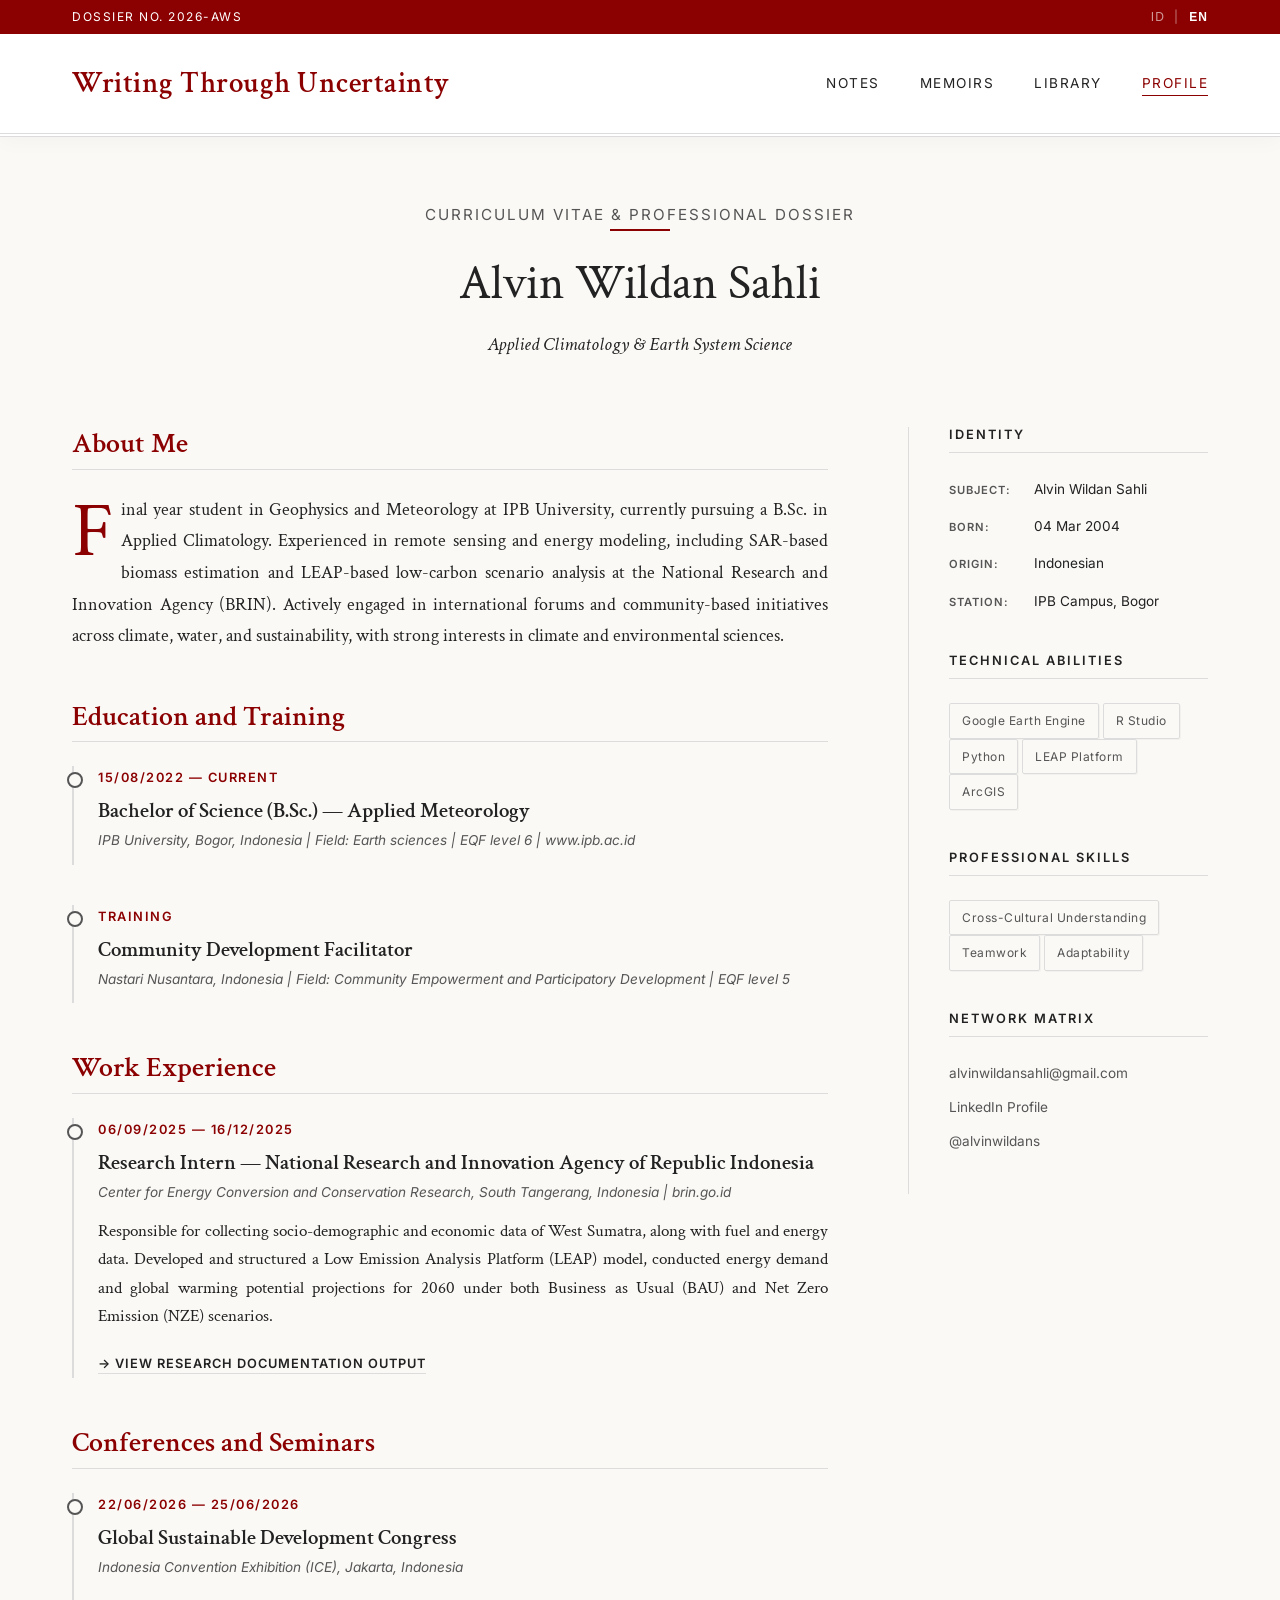
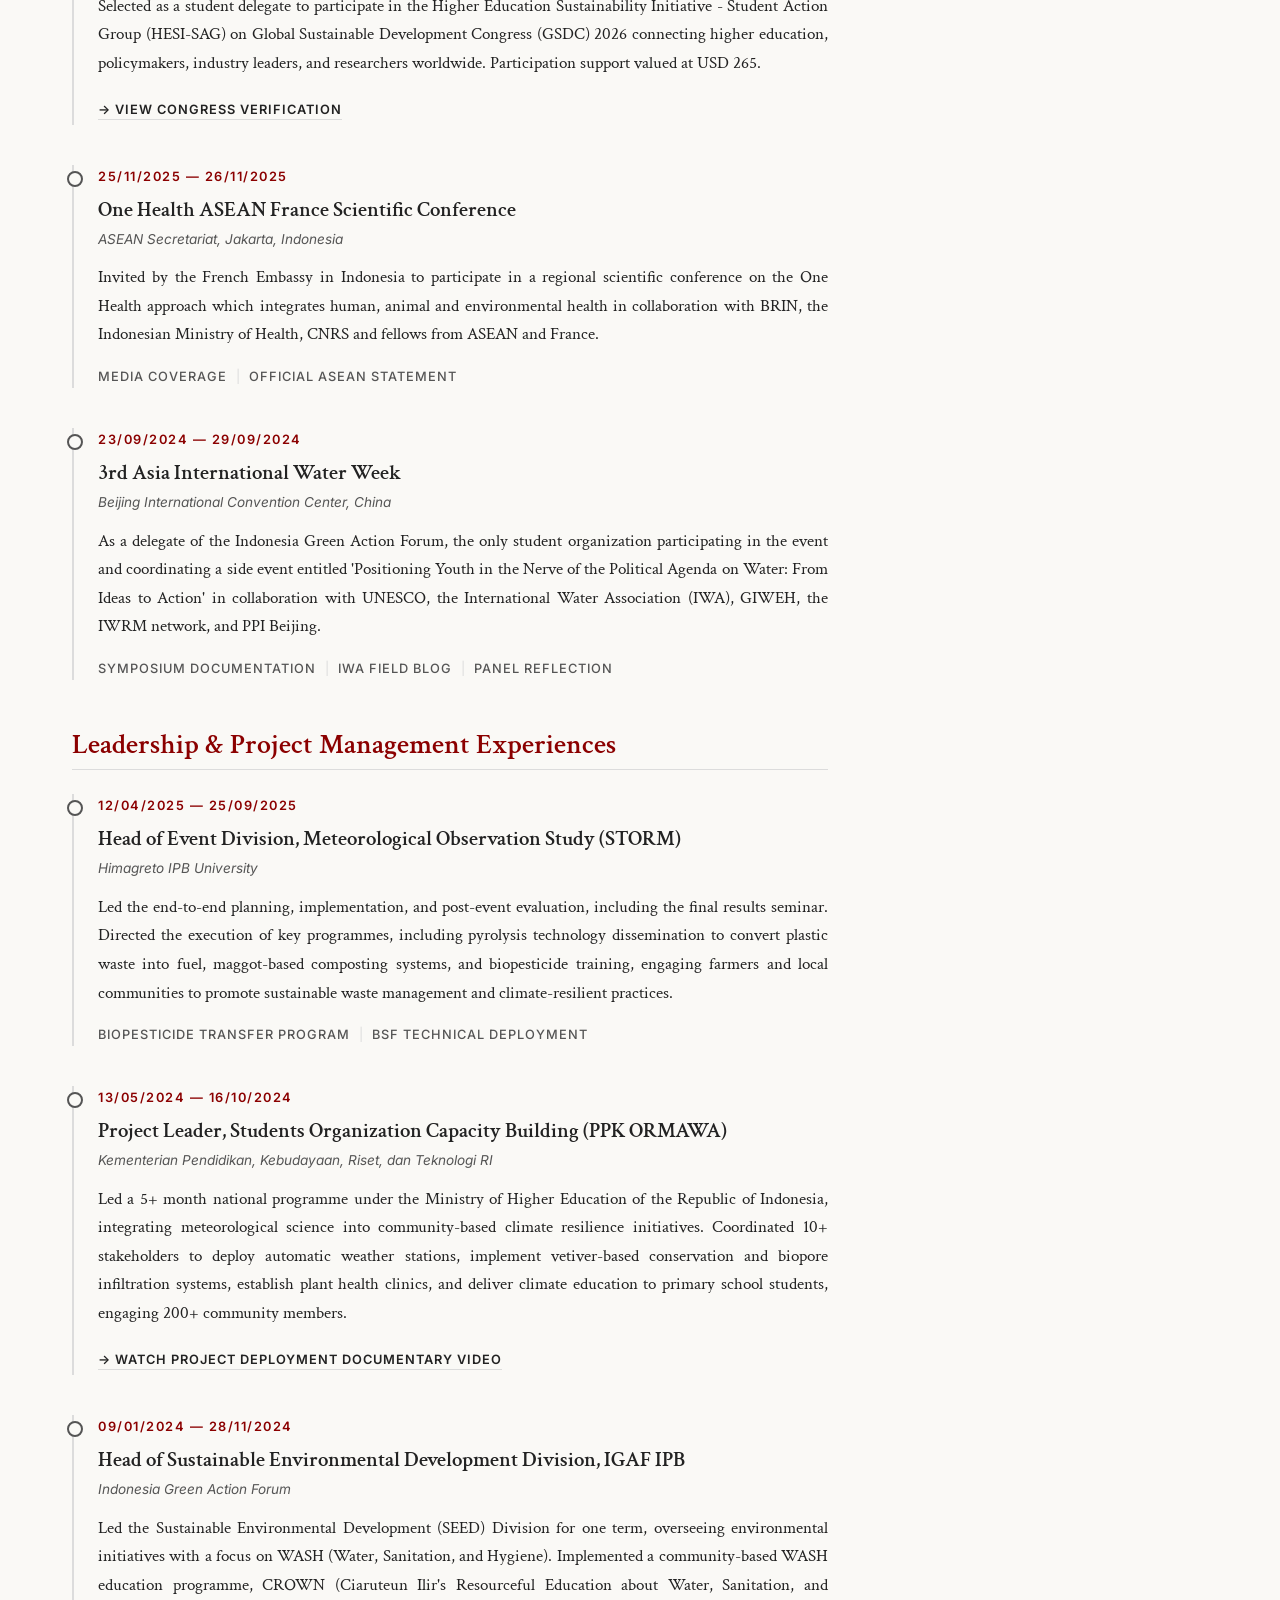
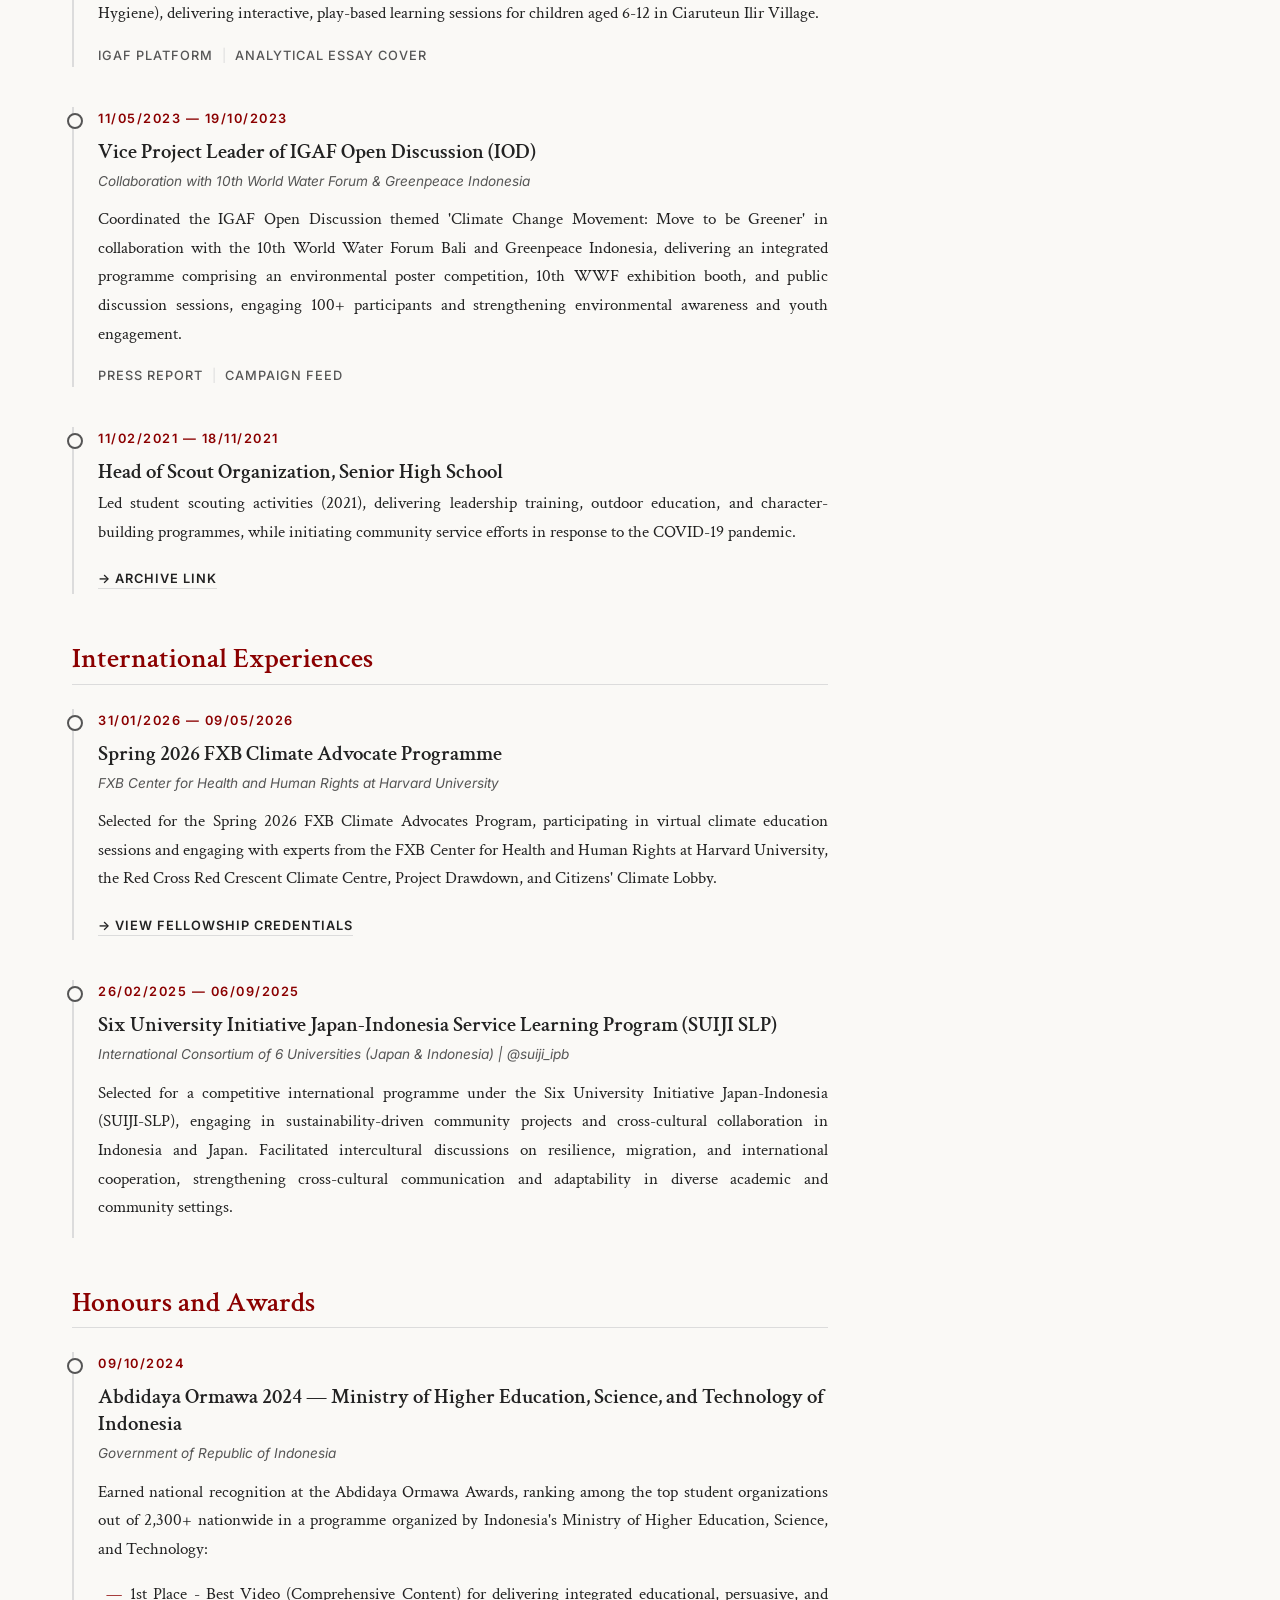
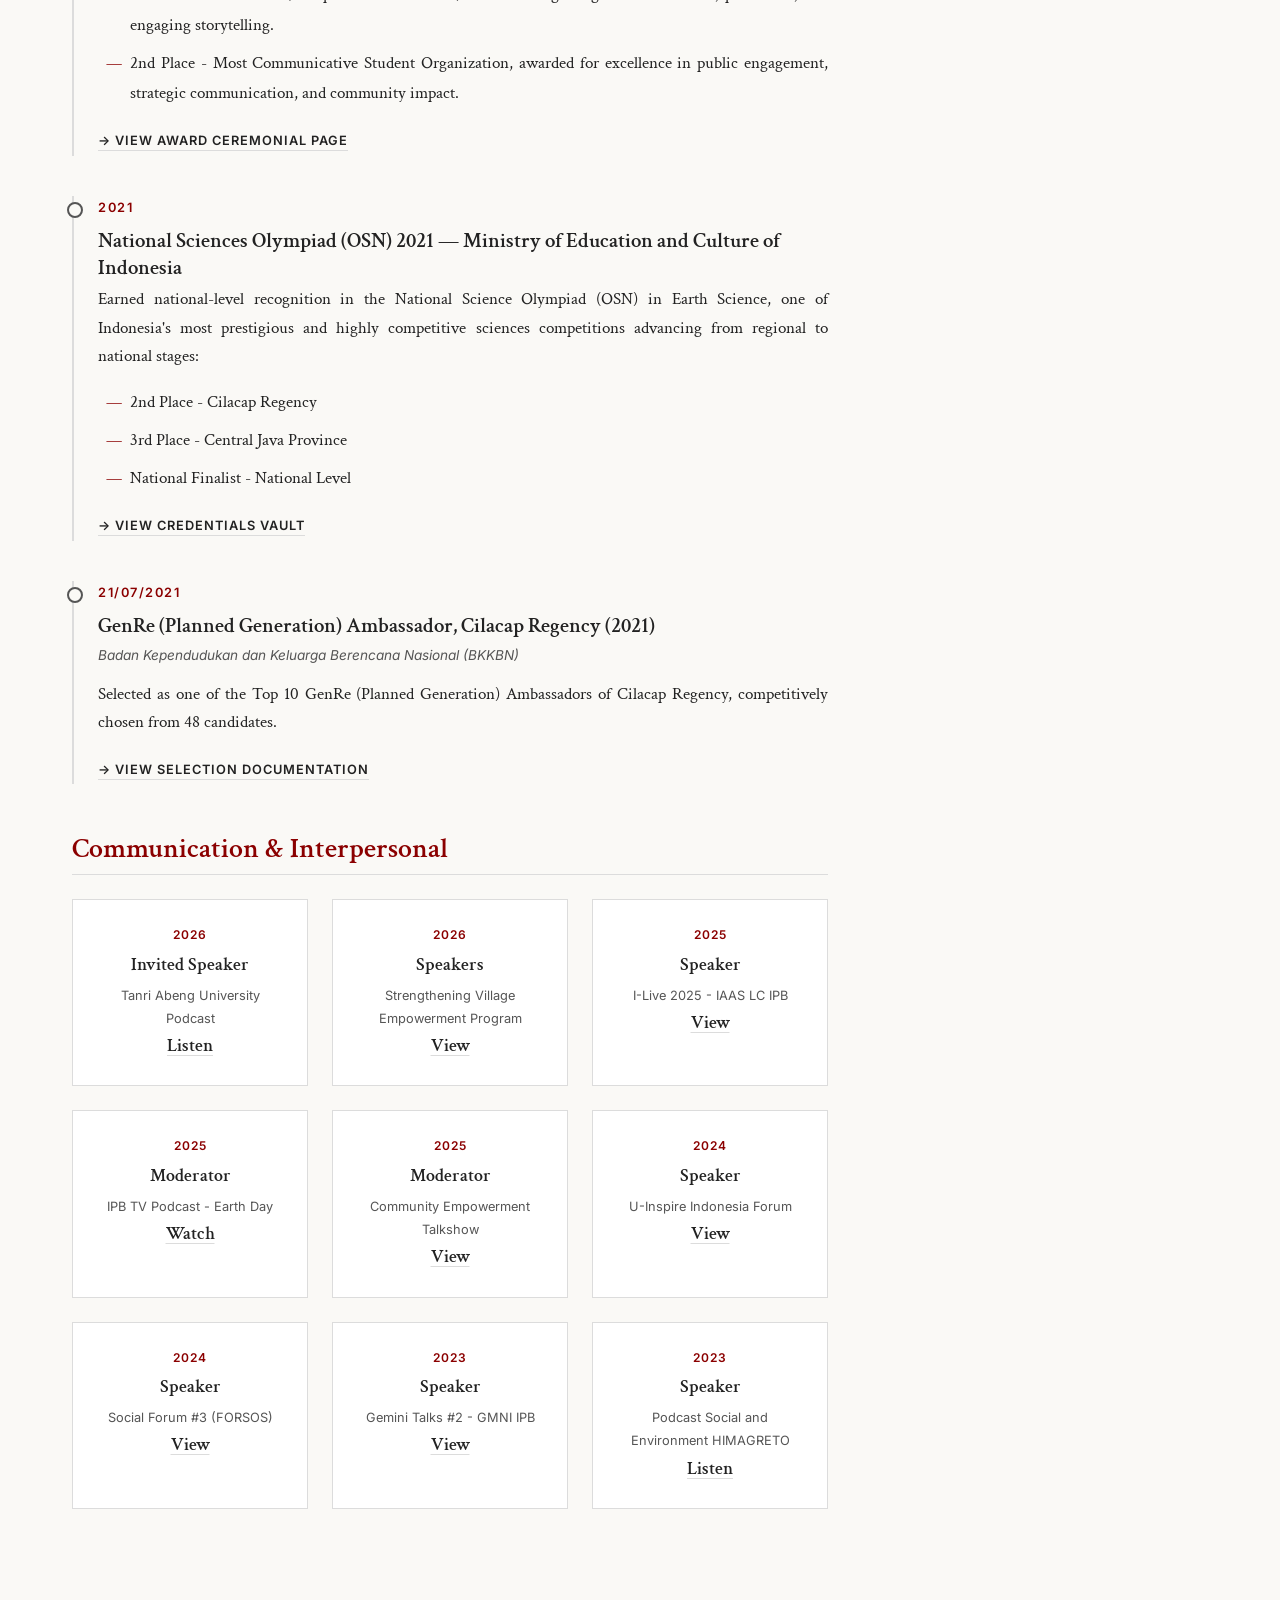
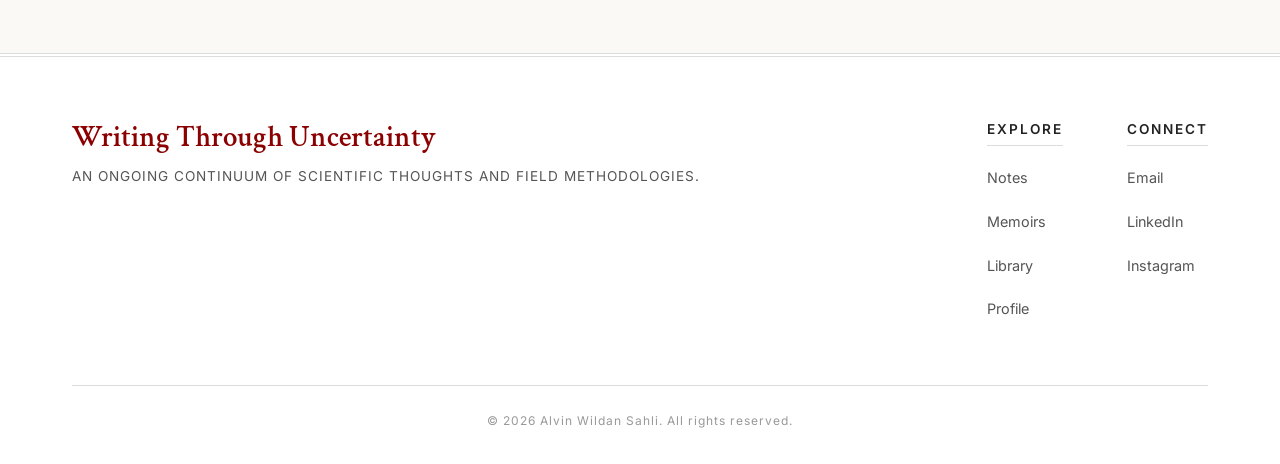
<file: about.html>
<!doctype html>
<html lang="en">
  <head>
    <meta charset="UTF-8" />
    <meta name="viewport" content="width=device-width, initial-scale=1.0" />
    <title>Academic Profile | Writing Through Uncertainty</title>

    <link rel="preconnect" href="https://fonts.googleapis.com" />
    <link rel="preconnect" href="https://fonts.gstatic.com" crossorigin />
    <link
      href="https://fonts.googleapis.com/css2?family=Crimson+Text:ital,wght@0,400;0,600;0,700;1,400;1,600&family=Inter:wght@300;400;500;600&display=swap"
      rel="stylesheet"
    />

    <link rel="stylesheet" href="style.css" />
  </head>
  <body>
    <header class="university-header">
      <div class="top-bar">
        <div class="top-bar-inner">
          <span
            class="dossier-id"
            data-lang-id="ARSIP NO. 2026-AWS"
            data-lang-en="DOSSIER NO. 2026-AWS"
            >DOSSIER NO. 2026-AWS</span
          >

          <div class="lang-switcher">
            <button class="lang-btn" id="btn-id" onclick="switchLanguage('id')">
              ID
            </button>
            <span class="lang-divider">|</span>
            <button
              class="lang-btn active"
              id="btn-en"
              onclick="switchLanguage('en')"
            >
              EN
            </button>
          </div>
        </div>
      </div>

      <nav class="main-nav">
        <div class="logo">
          <a href="index.html" class="serif-brand"
            >Writing Through Uncertainty</a
          >
        </div>
        <ul class="nav-links">
          <li>
            <a href="note.html" data-lang-id="Catatan" data-lang-en="Notes"
              >Notes</a
            >
          </li>
          <li>
            <a href="memoirs.html" data-lang-id="Memoar" data-lang-en="Memoirs"
              >Memoirs</a
            >
          </li>
          <li>
            <a href="library.html" data-lang-id="Pustaka" data-lang-en="Library"
              >Library</a
            >
          </li>
          <li>
            <a
              href="about.html"
              class="active"
              data-lang-id="Profil"
              data-lang-en="Profile"
              >Profile</a
            >
          </li>
        </ul>
      </nav>
    </header>

    <div class="page-title-banner">
      <p
        class="page-subtitle"
        data-lang-id="Curriculum Vitae & Rekam Jejak"
        data-lang-en="Curriculum Vitae & Professional Dossier"
      >
        Curriculum Vitae & Professional Dossier
      </p>
      <div class="title-ornament"></div>
      <h1 class="page-title">Alvin Wildan Sahli</h1>
      <p
        class="page-subtitle"
        style="
          text-transform: none;
          font-family: var(--font-serif);
          font-size: 1.2rem;
          font-style: italic;
          letter-spacing: normal;
          color: var(--text-main);
          margin-top: 1rem;
        "
        data-lang-id="Klimatologi Terapan & Sains Sistem Bumi"
        data-lang-en="Applied Climatology & Earth System Science"
      >
        Applied Climatology & Earth System Science
      </p>
    </div>

    <main class="container layout-academic">
      <div class="main-content">
        <section class="cv-section-block">
          <h2
            class="cv-section-title"
            data-lang-id="Tentang Saya"
            data-lang-en="About Me"
          >
            About Me
          </h2>
          <div class="academic-text">
            <p
              class="drop-cap"
              data-lang-id="Saya adalah mahasiswa tingkat akhir di bidang Geofisika dan Meteorologi IPB University, saat ini sedang menempuh pendidikan Sarjana (B.Sc.) Meteorologi Terapan. Memiliki pengalaman mendalam dalam pengindraan jauh satelit dan pemodelan energi kuantitatif, mencakup estimasi biomassa berbasis radar SAR serta analisis skenario rendah karbon berbasis LEAP di Badan Riset dan Inovasi Nasional (BRIN). Aktif terlibat dalam forum internasional dan inisiatif berbasis komunitas lintas sektor iklim, air, dan keberlanjutan global, dengan ketertarikan kuat pada sains iklim dan lingkungan."
              data-lang-en="Final year student in Geophysics and Meteorology at IPB University, currently pursuing a B.Sc. in Applied Climatology. Experienced in remote sensing and energy modeling, including SAR-based biomass estimation and LEAP-based low-carbon scenario analysis at the National Research and Innovation Agency (BRIN). Actively engaged in international forums and community-based initiatives across climate, water, and sustainability, with strong interests in climate and environmental sciences."
            >
              Final year student in Geophysics and Meteorology at IPB
              University, currently pursuing a B.Sc. in Applied Climatology.
              Experienced in remote sensing and energy modeling, including
              SAR-based biomass estimation and LEAP-based low-carbon scenario
              analysis at the National Research and Innovation Agency (BRIN).
              Actively engaged in international forums and community-based
              initiatives across climate, water, and sustainability, with strong
              interests in climate and environmental sciences.
            </p>
          </div>
        </section>

        <section class="cv-section-block">
          <h2
            class="cv-section-title"
            data-lang-id="Pendidikan & Pelatihan"
            data-lang-en="Education and Training"
          >
            Education and Training
          </h2>
          <div class="cv-timeline">
            <div class="cv-timeline-item">
              <span class="cv-item-date">15/08/2022 — CURRENT</span>
              <h3
                data-lang-id="Sarjana Sains (B.Sc.) — Meteorologi Terapan"
                data-lang-en="Bachelor of Science (B.Sc.) — Applied Meteorology"
              >
                Bachelor of Science (B.Sc.) — Applied Meteorology
              </h3>
              <p class="cv-item-meta">
                IPB University, Bogor, Indonesia | Field: Earth sciences | EQF
                level 6 |
                <a href="https://www.ipb.ac.id" target="_blank" rel="noopener"
                  >www.ipb.ac.id</a
                >
              </p>
            </div>

            <div class="cv-timeline-item">
              <span class="cv-item-date">TRAINING</span>
              <h3
                data-lang-id="Fasilitator Pengembangan Masyarakat"
                data-lang-en="Community Development Facilitator"
              >
                Community Development Facilitator
              </h3>
              <p class="cv-item-meta">
                Nastari Nusantara, Indonesia | Field: Community Empowerment and
                Participatory Development | EQF level 5
              </p>
            </div>
          </div>
        </section>

        <section class="cv-section-block">
          <h2
            class="cv-section-title"
            data-lang-id="Pengalaman Kerja"
            data-lang-en="Work Experience"
          >
            Work Experience
          </h2>
          <div class="cv-timeline">
            <div class="cv-timeline-item">
              <span class="cv-item-date">06/09/2025 — 16/12/2025</span>
              <h3
                data-lang-id="Magang Riset — Badan Riset dan Inovasi Nasional (BRIN RI)"
                data-lang-en="Research Intern — National Research and Innovation Agency of Republic Indonesia"
              >
                Research Intern — National Research and Innovation Agency of
                Republic Indonesia
              </h3>
              <p class="cv-item-meta">
                Center for Energy Conversion and Conservation Research, South
                Tangerang, Indonesia |
                <a href="https://brin.go.id/" target="_blank" rel="noopener"
                  >brin.go.id</a
                >
              </p>
              <p
                class="cv-body-text"
                data-lang-id="Bertanggung jawab penuh dalam mengumpulkan data sosio-demografi, ekonomi, serta parameter bahan bakar dan energi wilayah Sumatra Barat. Membangun dan menyusun struktur pemrograman model Low Emission Analysis Platform (LEAP), melakukan proyeksi kebutuhan energi sektoral, serta kalkulasi potensi pemanasan global jangka panjang hingga tahun 2060 di bawah skenario Business as Usual (BAU) dan Net Zero Emission (NZE)."
                data-lang-en="Responsible for collecting socio-demographic and economic data of West Sumatra, along with fuel and energy data. Developed and structured a Low Emission Analysis Platform (LEAP) model, conducted energy demand and global warming potential projections for 2060 under both Business as Usual (BAU) and Net Zero Emission (NZE) scenarios."
              >
                Responsible for collecting socio-demographic and economic data
                of West Sumatra, along with fuel and energy data. Developed and
                structured a Low Emission Analysis Platform (LEAP) model,
                conducted energy demand and global warming potential projections
                for 2060 under both Business as Usual (BAU) and Net Zero
                Emission (NZE) scenarios.
              </p>
              <a
                href="https://drive.google.com/file/d/1f5pdXJbXGi-gU3-25iCsfWISjrgF3U/view?usp=sharing"
                class="cv-inline-link"
                target="_blank"
                rel="noopener"
                >&rarr; View Research Documentation Output</a
              >
            </div>
          </div>
        </section>

        <section class="cv-section-block">
          <h2
            class="cv-section-title"
            data-lang-id="Konferensi & Seminar"
            data-lang-en="Conferences and Seminars"
          >
            Conferences and Seminars
          </h2>
          <div class="cv-timeline">
            <div class="cv-timeline-item">
              <span class="cv-item-date">22/06/2026 — 25/06/2026</span>
              <h3
                data-lang-id="Global Sustainable Development Congress (GSDC 2026)"
                data-lang-en="Global Sustainable Development Congress"
              >
                Global Sustainable Development Congress
              </h3>
              <p class="cv-item-meta">
                Indonesia Convention Exhibition (ICE), Jakarta, Indonesia
              </p>
              <p
                class="cv-body-text"
                data-lang-id="Terpilih sebagai delegasi mahasiswa untuk berpartisipasi dalam Higher Education Sustainability Initiative - Student Action Group (HESI-SAG) pada GSDC 2026. Menghubungkan sektor pendidikan tinggi, pembuat kebijakan, pemimpin industri, dan peneliti tingkat dunia guna mempercepat pembangunan berkelanjutan dan inovasi kolaboratif. Dukungan partisipasi senilai USD 265."
                data-lang-en="Selected as a student delegate to participate in the Higher Education Sustainability Initiative - Student Action Group (HESI-SAG) on Global Sustainable Development Congress (GSDC) 2026 connecting higher education, policymakers, industry leaders, and researchers worldwide. Participation support valued at USD 265."
              >
                Selected as a student delegate to participate in the Higher
                Education Sustainability Initiative - Student Action Group
                (HESI-SAG) on Global Sustainable Development Congress (GSDC)
                2026 connecting higher education, policymakers, industry
                leaders, and researchers worldwide. Participation support valued
                at USD 265.
              </p>
              <a
                href="https://drive.google.com/file/d/1Xz1hBlc8SwnKX2bWgCYF9Z0YbJ9Cr7Nt/view?usp=sharing"
                class="cv-inline-link"
                target="_blank"
                rel="noopener"
                >&rarr; View Congress Verification</a
              >
            </div>

            <div class="cv-timeline-item">
              <span class="cv-item-date">25/11/2025 — 26/11/2025</span>
              <h3
                data-lang-id="One Health ASEAN France Scientific Conference"
                data-lang-en="One Health ASEAN France Scientific Conference"
              >
                One Health ASEAN France Scientific Conference
              </h3>
              <p class="cv-item-meta">ASEAN Secretariat, Jakarta, Indonesia</p>
              <p
                class="cv-body-text"
                data-lang-id="Diundang langsung oleh Kedutaan Besar Prancis di Indonesia untuk menghadiri konferensi ilmiah regional komprehensif mengenai pendekatan One Health yang mengintegrasikan kesehatan manusia, hewan, dan lingkungan, bekerja sama dengan BRIN, Kementerian Kesehatan RI, CNRS, serta pakar dari ASEAN dan Prancis."
                data-lang-en="Invited by the French Embassy in Indonesia to participate in a regional scientific conference on the One Health approach which integrates human, animal and environmental health in collaboration with BRIN, the Indonesian Ministry of Health, CNRS and fellows from ASEAN and France."
              >
                Invited by the French Embassy in Indonesia to participate in a
                regional scientific conference on the One Health approach which
                integrates human, animal and environmental health in
                collaboration with BRIN, the Indonesian Ministry of Health, CNRS
                and fellows from ASEAN and France.
              </p>
              <div class="cv-link-group">
                <a
                  href="https://www.instagram.com/p/DRghr-Sj715/"
                  target="_blank"
                  rel="noopener"
                  >Media Coverage</a
                >
                |
                <a
                  href="https://asean.org/secretary-general-of-asean-delivers-opening-remarks-at-the-asean-france-one-health-scientific-conference/"
                  target="_blank"
                  rel="noopener"
                  >Official ASEAN Statement</a
                >
              </div>
            </div>

            <div class="cv-timeline-item">
              <span class="cv-item-date">23/09/2024 — 29/09/2024</span>
              <h3
                data-lang-id="3rd Asia International Water Week (AIWW)"
                data-lang-en="3rd Asia International Water Week"
              >
                3rd Asia International Water Week
              </h3>
              <p class="cv-item-meta">
                Beijing International Convention Center, China
              </p>
              <p
                class="cv-body-text"
                data-lang-id="Bertindak sebagai delegasi resmi dari Indonesia Green Action Forum (IGAF)—satu-satunya organisasi mahasiswa yang berpartisipasi—dan mengkoordinasikan side event bertajuk 'Positioning Youth in the Nerve of the Political Agenda on Water: From Ideas to Action' yang berkolaborasi dengan UNESCO, International Water Association (IWA), GIWEH, IWRM network, dan PPI Beijing untuk meningkatkan keterlibatan pemuda dalam kebijakan tata kelola air."
                data-lang-en="As a delegate of the Indonesia Green Action Forum, the only student organization participating in the event and coordinating a side event entitled 'Positioning Youth in the Nerve of the Political Agenda on Water: From Ideas to Action' in collaboration with UNESCO, the International Water Association (IWA), GIWEH, the IWRM network, and PPI Beijing."
              >
                As a delegate of the Indonesia Green Action Forum, the only
                student organization participating in the event and coordinating
                a side event entitled 'Positioning Youth in the Nerve of the
                Political Agenda on Water: From Ideas to Action' in
                collaboration with UNESCO, the International Water Association
                (IWA), GIWEH, the IWRM network, and PPI Beijing.
              </p>
              <div class="cv-link-group">
                <a
                  href="https://www.instagram.com/p/DALXTB7SspV/"
                  target="_blank"
                  rel="noopener"
                  >Symposium Documentation</a
                >
                |
                <a
                  href="https://www.iwa-network.org/blogs/reflections-on-youth-empowerment-in-water-management-at-the-3rd-asia-international-weather-week"
                  target="_blank"
                  rel="noopener"
                  >IWA Field Blog</a
                >
                |
                <a
                  href="https://www.linkedin.com/posts/isabespindola_reflections-on-youth-empowerment-in-water-share-7260585989029449730-XYwi"
                  target="_blank"
                  rel="noopener"
                  >Panel Reflection</a
                >
              </div>
            </div>
          </div>
        </section>

        <section class="cv-section-block">
          <h2
            class="cv-section-title"
            data-lang-id="Pengalaman Kepemimpinan & Manajemen Proyek"
            data-lang-en="Leadership & Project Management Experiences"
          >
            Leadership & Project Management Experiences
          </h2>
          <div class="cv-timeline">
            <div class="cv-timeline-item">
              <span class="cv-item-date">12/04/2025 — 25/09/2025</span>
              <h3
                data-lang-id="Ketua Divisi Acara — Meteorological Observation Study (STORM)"
                data-lang-en="Head of Event Division, Meteorological Observation Study (STORM)"
              >
                Head of Event Division, Meteorological Observation Study (STORM)
              </h3>
              <p class="cv-item-meta">Himagreto IPB University</p>
              <p
                class="cv-body-text"
                data-lang-id="Memimpin perencanaan ujung ke ujung (end-to-end), implementasi lapangan, dan evaluasi pasca-acara termasuk seminar hasil akhir. Mengarahkan program-program kunci seperti diseminasi teknologi pirolisis untuk konversi sampah plastik menjadi bahan bakar, instalasi kompos berbasis maggot BSF, dan pelatihan biopestisida nabati guna mendukung pengelolaan limbah berkelanjutan serta pertanian tangguh iklim bersama komunitas petani."
                data-lang-en="Led the end-to-end planning, implementation, and post-event evaluation, including the final results seminar. Directed the execution of key programmes, including pyrolysis technology dissemination to convert plastic waste into fuel, maggot-based composting systems, and biopesticide training, engaging farmers and local communities to promote sustainable waste management and climate-resilient practices."
              >
                Led the end-to-end planning, implementation, and post-event
                evaluation, including the final results seminar. Directed the
                execution of key programmes, including pyrolysis technology
                dissemination to convert plastic waste into fuel, maggot-based
                composting systems, and biopesticide training, engaging farmers
                and local communities to promote sustainable waste management
                and climate-resilient practices.
              </p>
              <div class="cv-link-group">
                <a
                  href="https://www.ipb.ac.id/news/index/2024/08/caring-for-the-environment-to-reduce-pollution-himagreto-ipb-university-and-pulosari-villagers-make-vegetable-pesticides/"
                  target="_blank"
                  rel="noopener"
                  >Biopesticide Transfer Program</a
                >
                |
                <a
                  href="https://www.ipb.ac.id/news/index/2024/08/himagreto-ipb-university-kenalkan-media-perbanyakan-kompos-bsf-ke-warga-desa-pulosari/"
                  target="_blank"
                  rel="noopener"
                  >BSF Technical Deployment</a
                >
              </div>
            </div>

            <div class="cv-timeline-item">
              <span class="cv-item-date">13/05/2024 — 16/10/2024</span>
              <h3
                data-lang-id="Ketua Pelaksana — PPK ORMAWA"
                data-lang-en="Project Leader, Students Organization Capacity Building (PPK ORMAWA)"
              >
                Project Leader, Students Organization Capacity Building (PPK
                ORMAWA)
              </h3>
              <p class="cv-item-meta">
                Kementerian Pendidikan, Kebudayaan, Riset, dan Teknologi RI
              </p>
              <p
                class="cv-body-text"
                data-lang-id="Memimpin pelaksanaan program nasional selama lebih dari 5 bulan yang mengintegrasikan ilmu meteorologi terapan ke dalam inisiatif ketahanan iklim berbasis masyarakat. Mengoordinasikan lebih dari 10 pemangku kepentingan untuk memasang AWS otomatis, membangun infrastruktur konservasi berbasis vegetasi rumput akar wangi (vetiver) dan sistem infiltrasi biopori, mendirikan klinik kesehatan tanaman, serta memberikan edukasi iklim terpadu kepada siswa sekolah dasar dengan total keterlibatan 200+ warga lokal."
                data-lang-en="Led a 5+ month national programme under the Ministry of Higher Education of the Republic of Indonesia, integrating meteorological science into community-based climate resilience initiatives. Coordinated 10+ stakeholders to deploy automatic weather stations, implement vetiver-based conservation and biopore infiltration systems, establish plant health clinics, and deliver climate education to primary school students, engaging 200+ community members."
              >
                Led a 5+ month national programme under the Ministry of Higher
                Education of the Republic of Indonesia, integrating
                meteorological science into community-based climate resilience
                initiatives. Coordinated 10+ stakeholders to deploy automatic
                weather stations, implement vetiver-based conservation and
                biopore infiltration systems, establish plant health clinics,
                and deliver climate education to primary school students,
                engaging 200+ community members.
              </p>
              <a
                href="https://youtu.be/va9fvW3wSvw?si=0yOjtkNohRXWFN49"
                class="cv-inline-link"
                target="_blank"
                rel="noopener"
                >&rarr; Watch Project Deployment Documentary Video</a
              >
            </div>

            <div class="cv-timeline-item">
              <span class="cv-item-date">09/01/2024 — 28/11/2024</span>
              <h3
                data-lang-id="Ketua Divisi Lingkungan Berkelanjutan — IGAF IPB"
                data-lang-en="Head of Sustainable Environmental Development Division, IGAF IPB"
              >
                Head of Sustainable Environmental Development Division, IGAF IPB
              </h3>
              <p class="cv-item-meta">Indonesia Green Action Forum</p>
              <p
                class="cv-body-text"
                data-lang-id="Memimpin Divisi SEED (Sustainable Environmental Development) selama satu periode, memfokuskan inisiatif lingkungan pada sektor WASH (Water, Sanitation, and Hygiene). Mengembangkan dan melaksanakan program intervensi WASH berbasis komunitas bernama CROWN (Ciaruteun Ilir's Resourceful Education about Water, Sanitation, and Hygiene) melalui modul pembelajaran berbasis permainan interaktif bagi anak-anak usia 6-12 tahun di Desa Ciaruteun Ilir."
                data-lang-en="Led the Sustainable Environmental Development (SEED) Division for one term, overseeing environmental initiatives with a focus on WASH (Water, Sanitation, and Hygiene). Implemented a community-based WASH education programme, CROWN (Ciaruteun Ilir's Resourceful Education about Water, Sanitation, and Hygiene), delivering interactive, play-based learning sessions for children aged 6-12 in Ciaruteun Ilir Village."
              >
                Led the Sustainable Environmental Development (SEED) Division
                for one term, overseeing environmental initiatives with a focus
                on WASH (Water, Sanitation, and Hygiene). Implemented a
                community-based WASH education programme, CROWN (Ciaruteun
                Ilir's Resourceful Education about Water, Sanitation, and
                Hygiene), delivering interactive, play-based learning sessions
                for children aged 6-12 in Ciaruteun Ilir Village.
              </p>
              <div class="cv-link-group">
                <a
                  href="https://www.instagram.com/igafipb"
                  target="_blank"
                  rel="noopener"
                  >IGAF Platform</a
                >
                |
                <a
                  href="https://www.kompasiana.com/fikrinurapriansyah/6560715e110fce09323fee72/crown-program-edukasi-anak-anak-mewujudkan-konsep-wash-oleh-ukm-igaf-ipb"
                  target="_blank"
                  rel="noopener"
                  >Analytical Essay Cover</a
                >
              </div>
            </div>

            <div class="cv-timeline-item">
              <span class="cv-item-date">11/05/2023 — 19/10/2023</span>
              <h3
                data-lang-id="Wakil Ketua Pelaksana — IGAF Open Discussion (IOD)"
                data-lang-en="Vice Project Leader of IGAF Open Discussion (IOD)"
              >
                Vice Project Leader of IGAF Open Discussion (IOD)
              </h3>
              <p class="cv-item-meta">
                Collaboration with 10th World Water Forum & Greenpeace Indonesia
              </p>
              <p
                class="cv-body-text"
                data-lang-id="Mengoordinasikan simposium terbuka IGAF dengan tema 'Climate Change Movement: Move to be Greener' bekerja sama dengan Panitia World Water Forum ke-10 Bali dan Greenpeace Indonesia. Menyusun program terintegrasi yang terdiri atas kompetisi poster lingkungan nasional, stan pameran WWF ke-10, serta sesi diskusi publik tatap muka yang melibatkan 100+ partisipan aktif."
                data-lang-en="Coordinated the IGAF Open Discussion themed 'Climate Change Movement: Move to be Greener' in collaboration with the 10th World Water Forum Bali and Greenpeace Indonesia, delivering an integrated programme comprising an environmental poster competition, 10th WWF exhibition booth, and public discussion sessions, engaging 100+ participants and strengthening environmental awareness and youth engagement."
              >
                Coordinated the IGAF Open Discussion themed 'Climate Change
                Movement: Move to be Greener' in collaboration with the 10th
                World Water Forum Bali and Greenpeace Indonesia, delivering an
                integrated programme comprising an environmental poster
                competition, 10th WWF exhibition booth, and public discussion
                sessions, engaging 100+ participants and strengthening
                environmental awareness and youth engagement.
              </p>
              <div class="cv-link-group">
                <a
                  href="https://korpusipb.com/uncategorized/climate-day-2023-aksi-nyata-kepedulian-perubahan-iklim-oleh-ukm-igaf-ipb/"
                  target="_blank"
                  rel="noopener"
                  >Press Report</a
                >
                |
                <a
                  href="https://www.instagram.com/iod2025_?"
                  target="_blank"
                  rel="noopener"
                  >Campaign Feed</a
                >
              </div>
            </div>

            <div class="cv-timeline-item">
              <span class="cv-item-date">11/02/2021 — 18/11/2021</span>
              <h3
                data-lang-id="Ketua Organisasi Pramuka, SMA"
                data-lang-en="Head of Scout Organization, Senior High School"
              >
                Head of Scout Organization, Senior High School
              </h3>
              <p
                class="cv-body-text"
                data-lang-id="Memimpin manajemen organisasi kepramukaan tingkat sekolah menengah atas, mengonsep pelatihan kepemimpinan, pendidikan luar ruangan, dan program pembentukan karakter, serta menginisiasi aksi pengabdian masyarakat responsif darurat pandemi COVID-19."
                data-lang-en="Led student scouting activities (2021), delivering leadership training, outdoor education, and character-building programmes, while initiating community service efforts in response to the COVID-19 pandemic."
              >
                Led student scouting activities (2021), delivering leadership
                training, outdoor education, and character-building programmes,
                while initiating community service efforts in response to the
                COVID-19 pandemic.
              </p>
              <a
                href="https://www.instagram.com/apcsjaya"
                class="cv-inline-link"
                target="_blank"
                rel="noopener"
                >&rarr; Archive Link</a
              >
            </div>
          </div>
        </section>

        <section class="cv-section-block">
          <h2
            class="cv-section-title"
            data-lang-id="Pengalaman Internasional"
            data-lang-en="International Experiences"
          >
            International Experiences
          </h2>
          <div class="cv-timeline">
            <div class="cv-timeline-item">
              <span class="cv-item-date">31/01/2026 — 09/05/2026</span>
              <h3
                data-lang-id="Spring 2026 FXB Climate Advocate Programme"
                data-lang-en="Spring 2026 FXB Climate Advocate Programme"
              >
                Spring 2026 FXB Climate Advocate Programme
              </h3>
              <p class="cv-item-meta">
                FXB Center for Health and Human Rights at Harvard University
              </p>
              <p
                class="cv-body-text"
                data-lang-id="Terpilih untuk mengikuti program internasional FXB Climate Advocates. Berpartisipasi dalam kajian analitis perubahan iklim global interdisipliner dan berinteraksi langsung dengan otoritas ilmiah dari Harvard University, Red Cross Red Crescent Climate Centre, Project Drawdown, dan Citizens' Climate Lobby."
                data-lang-en="Selected for the Spring 2026 FXB Climate Advocates Program, participating in virtual climate education sessions and engaging with experts from the FXB Center for Health and Human Rights at Harvard University, the Red Cross Red Crescent Climate Centre, Project Drawdown, and Citizens' Climate Lobby."
              >
                Selected for the Spring 2026 FXB Climate Advocates Program,
                participating in virtual climate education sessions and engaging
                with experts from the FXB Center for Health and Human Rights at
                Harvard University, the Red Cross Red Crescent Climate Centre,
                Project Drawdown, and Citizens' Climate Lobby.
              </p>
              <a
                href="https://drive.google.com/file/d/1hK1YczMADH4Y4EnE5IWTsNysPIGdkSvi/view?usp=sharing"
                class="cv-inline-link"
                target="_blank"
                rel="noopener"
                >&rarr; View Fellowship Credentials</a
              >
            </div>

            <div class="cv-timeline-item">
              <span class="cv-item-date">26/02/2025 — 06/09/2025</span>
              <h3
                data-lang-id="Six University Initiative Japan-Indonesia Service Learning Program (SUIJI SLP)"
                data-lang-en="Six University Initiative Japan-Indonesia Service Learning Program (SUIJI SLP)"
              >
                Six University Initiative Japan-Indonesia Service Learning
                Program (SUIJI SLP)
              </h3>
              <p class="cv-item-meta">
                International Consortium of 6 Universities (Japan & Indonesia) |
                <a
                  href="https://www.instagram.com/suiji_ipb/"
                  target="_blank"
                  rel="noopener"
                  >@suiji_ipb</a
                >
              </p>
              <p
                class="cv-body-text"
                data-lang-id="Terpilih secara ketat melalui seleksi kompetitif internasional untuk menjalankan proyek pengabdian masyarakat berbasis keberlanjutan wilayah pedesaan di Indonesia dan Jepang. Memfasilitasi gugus diskusi interkultural tingkat tinggi mengenai adaptasi perubahan iklim, pola migrasi penduduk pesisir, dan kerja sama teknologi transnasional."
                data-lang-en="Selected for a competitive international programme under the Six University Initiative Japan-Indonesia (SUIJI-SLP), engaging in sustainability-driven community projects and cross-cultural collaboration in Indonesia and Japan. Facilitated intercultural discussions on resilience, migration, and international cooperation, strengthening cross-cultural communication and adaptability in diverse academic and community settings."
              >
                Selected for a competitive international programme under the Six
                University Initiative Japan-Indonesia (SUIJI-SLP), engaging in
                sustainability-driven community projects and cross-cultural
                collaboration in Indonesia and Japan. Facilitated intercultural
                discussions on resilience, migration, and international
                cooperation, strengthening cross-cultural communication and
                adaptability in diverse academic and community settings.
              </p>
            </div>
          </div>
        </section>

        <section class="cv-section-block">
          <h2
            class="cv-section-title"
            data-lang-id="Penghargaan & Rekognisi"
            data-lang-en="Honours and Awards"
          >
            Honours and Awards
          </h2>
          <div class="cv-timeline">
            <div class="cv-timeline-item">
              <span class="cv-item-date">09/10/2024</span>
              <h3
                data-lang-id="Abdidaya Ormawa 2024 — Kementerian Pendidikan Tinggi, Sains, dan Teknologi Indonesia"
                data-lang-en="Abdidaya Ormawa 2024 — Ministry of Higher Education, Science, and Technology of Indonesia"
              >
                Abdidaya Ormawa 2024 — Ministry of Higher Education, Science,
                and Technology of Indonesia
              </h3>
              <p class="cv-item-meta">Government of Republic of Indonesia</p>
              <p
                class="cv-body-text"
                data-lang-id="Meraih penghargaan prestisius tingkat nasional dari Kemenristekdikti RI, berkompetisi ketat di antara 2.300+ organisasi kemahasiswaan dari seluruh penjuru Indonesia:"
                data-lang-en="Earned national recognition at the Abdidaya Ormawa Awards, ranking among the top student organizations out of 2,300+ nationwide in a programme organized by Indonesia's Ministry of Higher Education, Science, and Technology:"
              >
                Earned national recognition at the Abdidaya Ormawa Awards,
                ranking among the top student organizations out of 2,300+
                nationwide in a programme organized by Indonesia's Ministry of
                Higher Education, Science, and Technology:
              </p>
              <ul class="cv-inner-list">
                <li
                  data-lang-id="Juara 1 Nasional — Video Terbaik (Konten Komprehensif) atas penyampaian storytelling yang edukatif, persuasif, dan mendalam."
                  data-lang-en="1st Place - Best Video (Comprehensive Content) for delivering integrated educational, persuasive, and engaging storytelling."
                >
                  1st Place - Best Video (Comprehensive Content) for delivering
                  integrated educational, persuasive, and engaging storytelling.
                </li>
                <li
                  data-lang-id="Juara 2 Nasional — Organisasi Kemahasiswaan Paling Komunikatif, diberikan atas keunggulan dalam pelibatan publik, komunikasi strategis, dan dampak komunitas."
                  data-lang-en="2nd Place - Most Communicative Student Organization, awarded for excellence in public engagement, strategic communication, and community impact."
                >
                  2nd Place - Most Communicative Student Organization, awarded
                  for excellence in public engagement, strategic communication,
                  and community impact.
                </li>
              </ul>
              <a
                href="https://www.instagram.com/p/DCOx4uGzNSP/"
                class="cv-inline-link"
                target="_blank"
                rel="noopener"
                >&rarr; View Award Ceremonial Page</a
              >
            </div>

            <div class="cv-timeline-item">
              <span class="cv-item-date">2021</span>
              <h3
                data-lang-id="Olimpiade Sains Nasional (OSN) 2021 — Kementerian Pendidikan dan Kebudayaan Indonesia"
                data-lang-en="National Sciences Olympiad (OSN) 2021 — Ministry of Education and Culture of Indonesia"
              >
                National Sciences Olympiad (OSN) 2021 — Ministry of Education
                and Culture of Indonesia
              </h3>
              <p
                class="cv-body-text"
                data-lang-id="Meraih pengakuan tingkat nasional dalam ajang bergengsi Olimpiade Sains Nasional (OSN) Bidang Ilmu Kebumian, melewati seleksi ketat dari regional menuju tahap final nasional:"
                data-lang-en="Earned national-level recognition in the National Science Olympiad (OSN) in Earth Science, one of Indonesia's most prestigious and highly competitive sciences competitions advancing from regional to national stages:"
              >
                Earned national-level recognition in the National Science
                Olympiad (OSN) in Earth Science, one of Indonesia's most
                prestigious and highly competitive sciences competitions
                advancing from regional to national stages:
              </p>
              <ul class="cv-inner-list">
                <li
                  data-lang-id="Juara 2 — Kabupaten Cilacap"
                  data-lang-en="2nd Place - Cilacap Regency"
                >
                  2nd Place - Cilacap Regency
                </li>
                <li
                  data-lang-id="Juara 3 — Provinsi Jawa Tengah"
                  data-lang-en="3rd Place - Central Java Province"
                >
                  3rd Place - Central Java Province
                </li>
                <li
                  data-lang-id="Finalis Nasional — Tingkat Pusat"
                  data-lang-en="National Finalist - National Level"
                >
                  National Finalist - National Level
                </li>
              </ul>
              <a
                href="https://drive.google.com/drive/folders/1InnjmlovC3gvn7KQYvVFJIrbwHRUTMc-?usp=sharing"
                class="cv-inline-link"
                target="_blank"
                rel="noopener"
                >&rarr; View Credentials Vault</a
              >
            </div>

            <div class="cv-timeline-item">
              <span class="cv-item-date">21/07/2021</span>
              <h3
                data-lang-id="Duta GenRe (Generasi Berencana) Kabupaten Cilacap (2021)"
                data-lang-en="GenRe (Planned Generation) Ambassador, Cilacap Regency (2021)"
              >
                GenRe (Planned Generation) Ambassador, Cilacap Regency (2021)
              </h3>
              <p class="cv-item-meta">
                Badan Kependudukan dan Keluarga Berencana Nasional (BKKBN)
              </p>
              <p
                class="cv-body-text"
                data-lang-id="Terpilih secara kompetitif sebagai bagian dari Top 10 Duta GenRe Kabupaten Cilacap dari total 48 kandidat perwakilan."
                data-lang-en="Selected as one of the Top 10 GenRe (Planned Generation) Ambassadors of Cilacap Regency, competitively chosen from 48 candidates."
              >
                Selected as one of the Top 10 GenRe (Planned Generation)
                Ambassadors of Cilacap Regency, competitively chosen from 48
                candidates.
              </p>
              <a
                href="https://www.instagram.com/p/CQgnjcLpb2j/"
                class="cv-inline-link"
                target="_blank"
                rel="noopener"
                >&rarr; View Selection Documentation</a
              >
            </div>
          </div>
        </section>

        <section class="cv-section-block">
          <h2
            class="cv-section-title"
            data-lang-id="Komunikasi & Pembicara Publik"
            data-lang-en="Communication & Interpersonal"
          >
            Communication & Interpersonal
          </h2>
          <div class="cv-podcast-grid">
            <div class="podcast-card">
              <span class="podcast-year">2026</span>
              <h4>Invited Speaker</h4>
              <p>Tanri Abeng University Podcast</p>
              <a
                href="https://youtu.be/7c47uSySnv8?si=zTPWnhkuJRjqOULh"
                target="_blank"
                rel="noopener"
                >Listen</a
              >
            </div>

            <div class="podcast-card">
              <span class="podcast-year">2026</span>
              <h4>Speakers</h4>
              <p>Strengthening Village Empowerment Program</p>
              <a
                href="https://www.instagram.com/p/DYLuE9RCXYC/"
                target="_blank"
                rel="noopener"
                >View</a
              >
            </div>

            <div class="podcast-card">
              <span class="podcast-year">2025</span>
              <h4>Speaker</h4>
              <p>I-Live 2025 - IAAS LC IPB</p>
              <a
                href="https://www.instagram.com/p/DQt_RufD134/"
                target="_blank"
                rel="noopener"
                >View</a
              >
            </div>

            <div class="podcast-card">
              <span class="podcast-year">2025</span>
              <h4>Moderator</h4>
              <p>IPB TV Podcast - Earth Day</p>
              <a
                href="https://youtu.be/4Vu_Ql1dh4E?si=8671N5kg7pSBIXpn"
                target="_blank"
                rel="noopener"
                >Watch</a
              >
            </div>

            <div class="podcast-card">
              <span class="podcast-year">2025</span>
              <h4>Moderator</h4>
              <p>Community Empowerment Talkshow</p>
              <a
                href="https://www.instagram.com/p/DP3CHFOkijh/"
                target="_blank"
                rel="noopener"
                >View</a
              >
            </div>

            <div class="podcast-card">
              <span class="podcast-year">2024</span>
              <h4>Speaker</h4>
              <p>U-Inspire Indonesia Forum</p>
              <a
                href="https://www.instagram.com/p/C-sllbtS396/"
                target="_blank"
                rel="noopener"
                >View</a
              >
            </div>

            <div class="podcast-card">
              <span class="podcast-year">2024</span>
              <h4>Speaker</h4>
              <p>Social Forum #3 (FORSOS)</p>
              <a
                href="https://www.instagram.com/p/DP6H9XxEolg/"
                target="_blank"
                rel="noopener"
                >View</a
              >
            </div>

            <div class="podcast-card">
              <span class="podcast-year">2023</span>
              <h4>Speaker</h4>
              <p>Gemini Talks #2 - GMNI IPB</p>
              <a
                href="https://www.instagram.com/p/CsQW8xrxDZo/"
                target="_blank"
                rel="noopener"
                >View</a
              >
            </div>

            <div class="podcast-card">
              <span class="podcast-year">2023</span>
              <h4>Speaker</h4>
              <p>Podcast Social and Environment HIMAGRETO</p>
              <a
                href="https://www.instagram.com/p/CtGke2BvCRo/"
                target="_blank"
                rel="noopener"
                >Listen</a
              >
            </div>
          </div>
        </section>
      </div>

      <aside class="academic-sidebar">
        <div class="sticky-module">
          <div class="sidebar-module">
            <h3
              class="module-title"
              data-lang-id="Identitas"
              data-lang-en="Identity"
            >
              Identity
            </h3>
            <ul class="sidebar-diagnostic-list">
              <li>
                <strong data-lang-id="Subjek:" data-lang-en="Subject:"
                  >Subject:</strong
                >
                <span>Alvin Wildan Sahli</span>
              </li>
              <li>
                <strong data-lang-id="Lahir:" data-lang-en="Born:"
                  >Born:</strong
                >
                <span data-lang-id="04 Mar 2004" data-lang-en="04 Mar 2004"
                  >04 Mar 2004</span
                >
              </li>
              <li>
                <strong data-lang-id="Asal:" data-lang-en="Origin:"
                  >Origin:</strong
                >
                <span data-lang-id="Indonesia" data-lang-en="Indonesian"
                  >Indonesian</span
                >
              </li>
              <li>
                <strong data-lang-id="Stasiun:" data-lang-en="Station:"
                  >Station:</strong
                >
                <span
                  data-lang-id="Kampus IPB, Bogor"
                  data-lang-en="IPB Campus, Bogor"
                  >IPB Campus, Bogor</span
                >
              </li>
            </ul>
          </div>

          <div class="sidebar-module">
            <h3
              class="module-title"
              data-lang-id="Kemampuan Teknis"
              data-lang-en="Technical Abilities"
            >
              Technical Abilities
            </h3>
            <div>
              <span class="cv-tag">Google Earth Engine</span>
              <span class="cv-tag">R Studio</span>
              <span class="cv-tag">Python</span>
              <span class="cv-tag">LEAP Platform</span>
              <span class="cv-tag">ArcGIS</span>
            </div>
          </div>

          <div class="sidebar-module">
            <h3
              class="module-title"
              data-lang-id="Keahlian Profesional"
              data-lang-en="Professional Skills"
            >
              Professional Skills
            </h3>
            <div>
              <span
                class="cv-tag"
                data-lang-id="Pemahaman Lintas Budaya"
                data-lang-en="Cross-Cultural Understanding"
                >Cross-Cultural Understanding</span
              >
              <span
                class="cv-tag"
                data-lang-id="Kerja Sama Tim"
                data-lang-en="Teamwork"
                >Teamwork</span
              >
              <span
                class="cv-tag"
                data-lang-id="Adaptabilitas"
                data-lang-en="Adaptability"
                >Adaptability</span
              >
            </div>
          </div>

          <div class="sidebar-module">
            <h3
              class="module-title"
              data-lang-id="Matriks Jaringan"
              data-lang-en="Network Matrix"
            >
              Network Matrix
            </h3>
            <ul class="sidebar-link-list">
              <li>
                <a href="mailto:alvinwildansahli@gmail.com"
                  >alvinwildansahli@gmail.com</a
                >
              </li>
              <li>
                <a
                  href="https://linkedin.com/in/alvinwildans"
                  target="_blank"
                  rel="noopener"
                  data-lang-id="Profil LinkedIn"
                  data-lang-en="LinkedIn Profile"
                  >LinkedIn Profile</a
                >
              </li>
              <li>
                <a
                  href="https://instagram.com/alvinwildans"
                  target="_blank"
                  rel="noopener"
                  >@alvinwildans</a
                >
              </li>
            </ul>
          </div>
        </div>
      </aside>
    </main>

    <footer class="university-footer">
      <div class="container">
        <div class="footer-grid">
          <div class="footer-brand-block">
            <h3 class="footer-brand serif">Writing Through Uncertainty</h3>
            <p
              class="footer-tagline"
              data-lang-id="Sebuah kontinuitas narasi pemikiran saintifik dan metodologi lapangan."
              data-lang-en="An ongoing continuum of scientific thoughts and field methodologies."
            >
              An ongoing continuum of scientific thoughts and field
              methodologies.
            </p>
          </div>

          <div
            class="footer-links-group"
            style="display: flex; gap: 4rem; justify-content: flex-end"
          >
            <div>
              <h4 data-lang-id="Navigasi" data-lang-en="Explore">Explore</h4>
              <ul>
                <li>
                  <a
                    href="note.html"
                    data-lang-id="Catatan"
                    data-lang-en="Notes"
                    >Notes</a
                  >
                </li>
                <li>
                  <a
                    href="memoirs.html"
                    data-lang-id="Memoar"
                    data-lang-en="Memoirs"
                    >Memoirs</a
                  >
                </li>
                <li>
                  <a
                    href="library.html"
                    data-lang-id="Pustaka"
                    data-lang-en="Library"
                    >Library</a
                  >
                </li>
                <li>
                  <a
                    href="about.html"
                    data-lang-id="Profil"
                    data-lang-en="Profile"
                    >Profile</a
                  >
                </li>
              </ul>
            </div>
            <div>
              <h4 data-lang-id="Jaringan" data-lang-en="Connect">Connect</h4>
              <ul>
                <li><a href="mailto:alvinwildansahli@gmail.com">Email</a></li>
                <li>
                  <a
                    href="https://www.linkedin.com/in/alvinwildans"
                    target="_blank"
                    rel="noopener"
                    >LinkedIn</a
                  >
                </li>
                <li>
                  <a
                    href="https://www.instagram.com/alvinwildans"
                    target="_blank"
                    rel="noopener"
                    >Instagram</a
                  >
                </li>
              </ul>
            </div>
          </div>
        </div>
        <div class="footer-bottom">
          <p class="copyright">
            &copy; 2026 Alvin Wildan Sahli. All rights reserved.
          </p>
        </div>
      </div>
    </footer>

    <script>
      document.addEventListener("DOMContentLoaded", () => {
        // Initialize Default Language
        switchLanguage("en");
      });

      // Localization with Null-Safeguard
      function switchLanguage(lang) {
        document
          .querySelectorAll(".lang-btn")
          .forEach((btn) => btn.classList.remove("active"));
        document.getElementById(`btn-${lang}`).classList.add("active");
        document.documentElement.lang = lang;

        const elementsToTranslate = document.querySelectorAll(
          "[data-lang-id], [data-lang-en]",
        );
        elementsToTranslate.forEach((el) => {
          const val = el.getAttribute(`data-lang-${lang}`);

          // Safeguard: Jika tidak ada terjemahan (val = null), jangan ubah teks agar paragraf tidak hilang
          if (val !== null && val.trim() !== "") {
            if (el.tagName === "INPUT") {
              el.setAttribute("placeholder", val);
            } else {
              el.textContent = val;
            }
          }
        });
      }
    </script>
  </body>
</html>
</file>
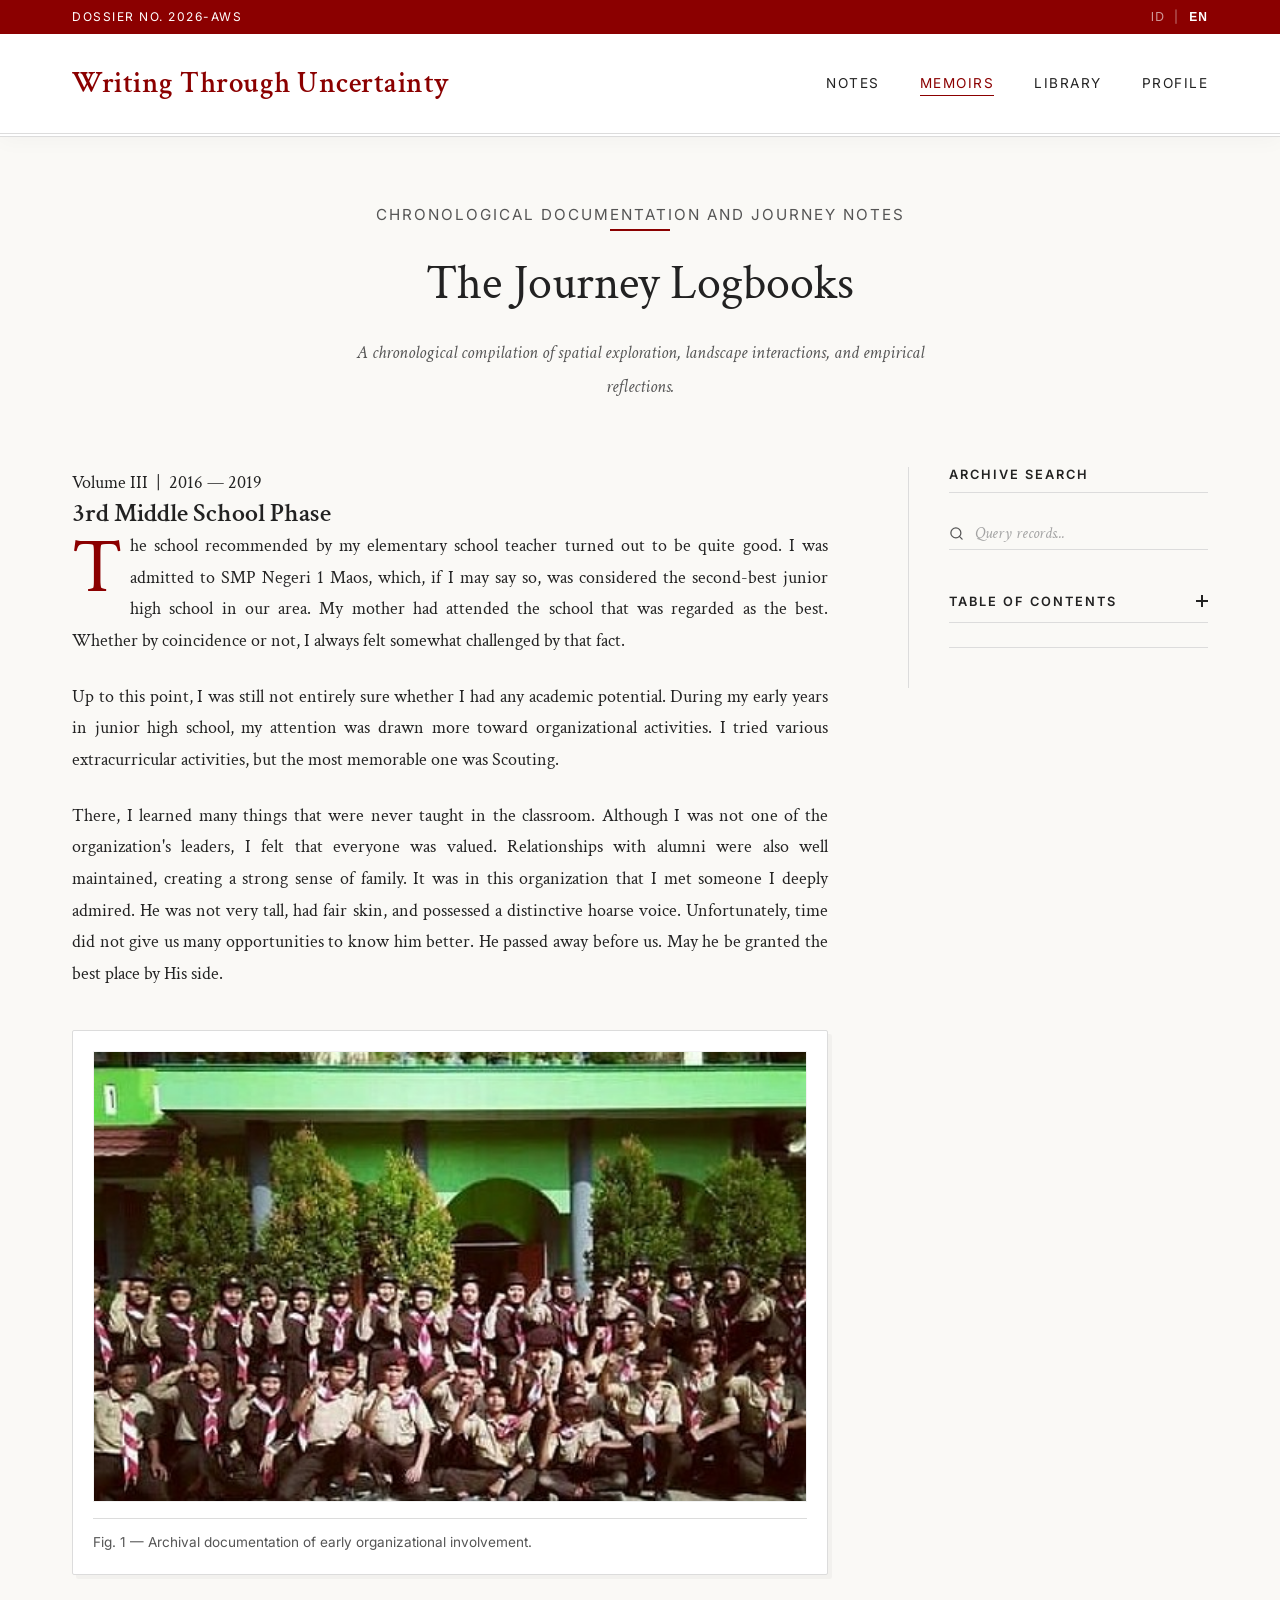
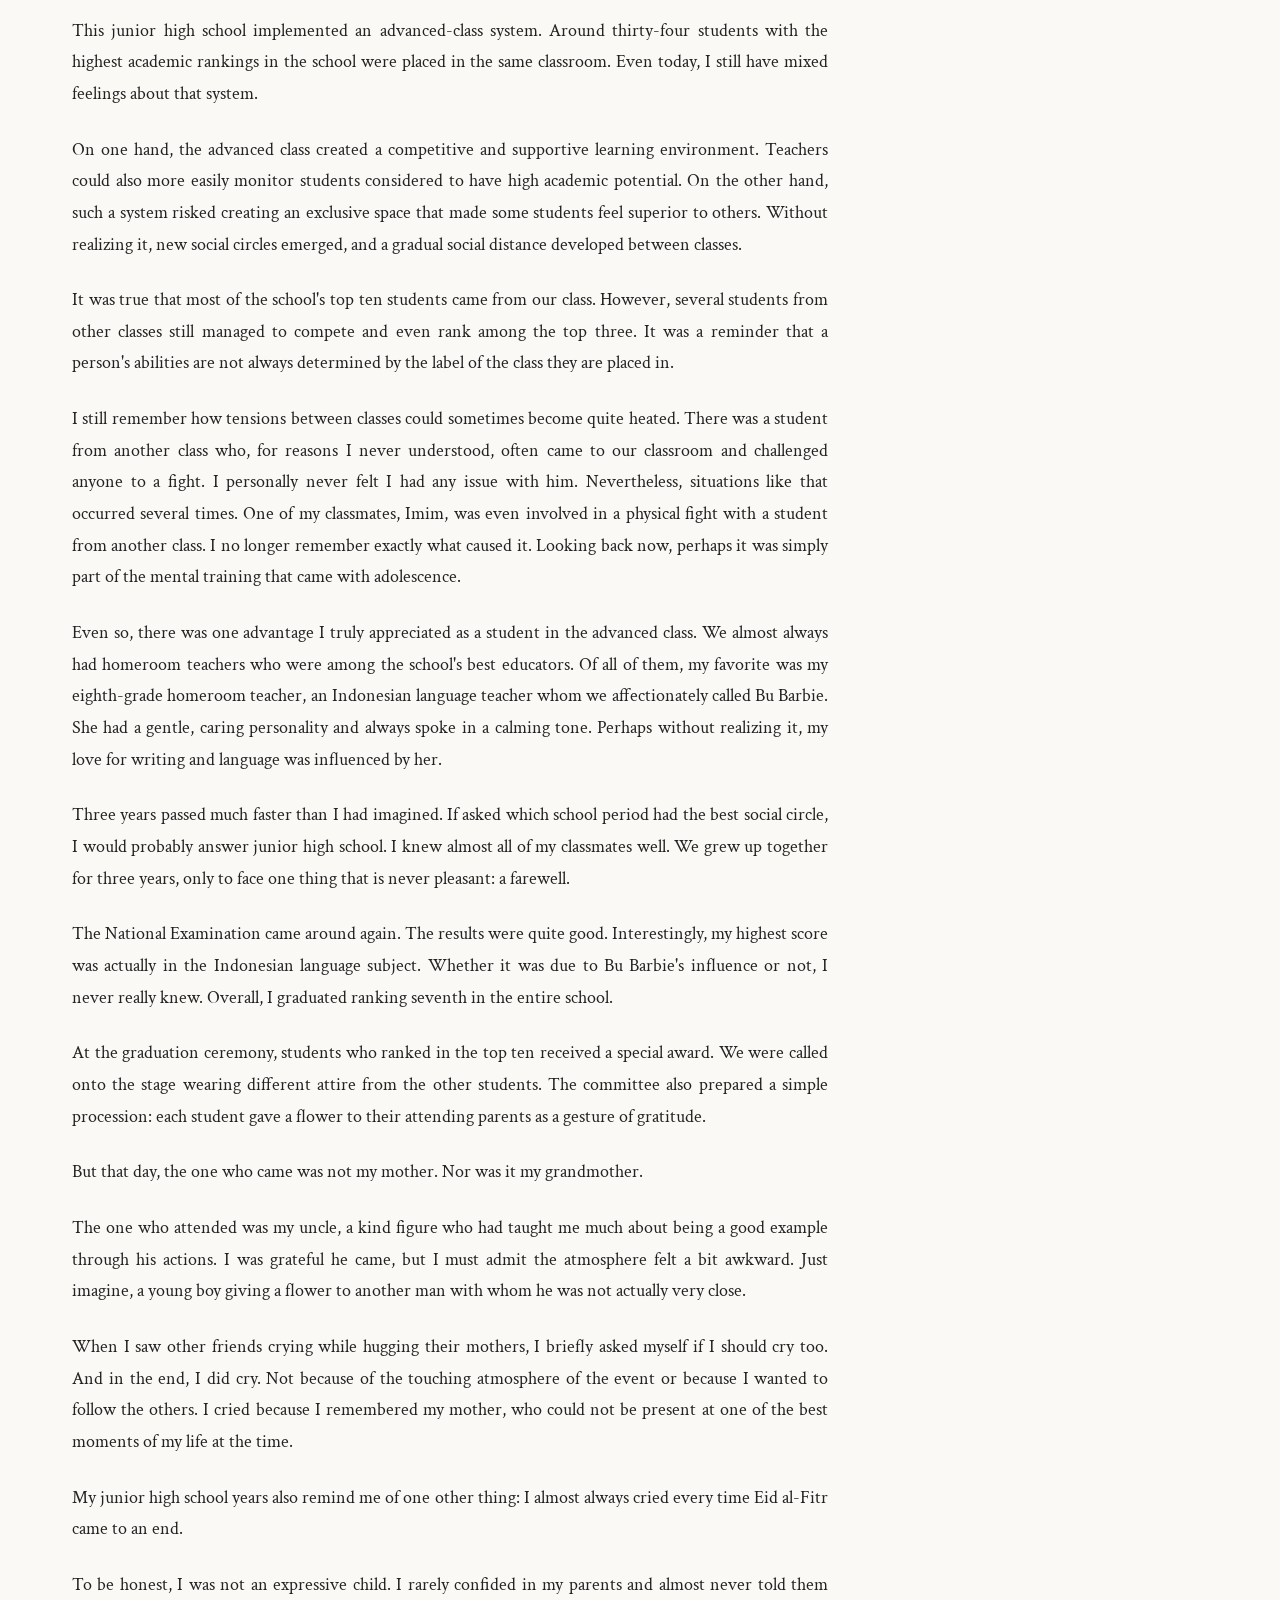
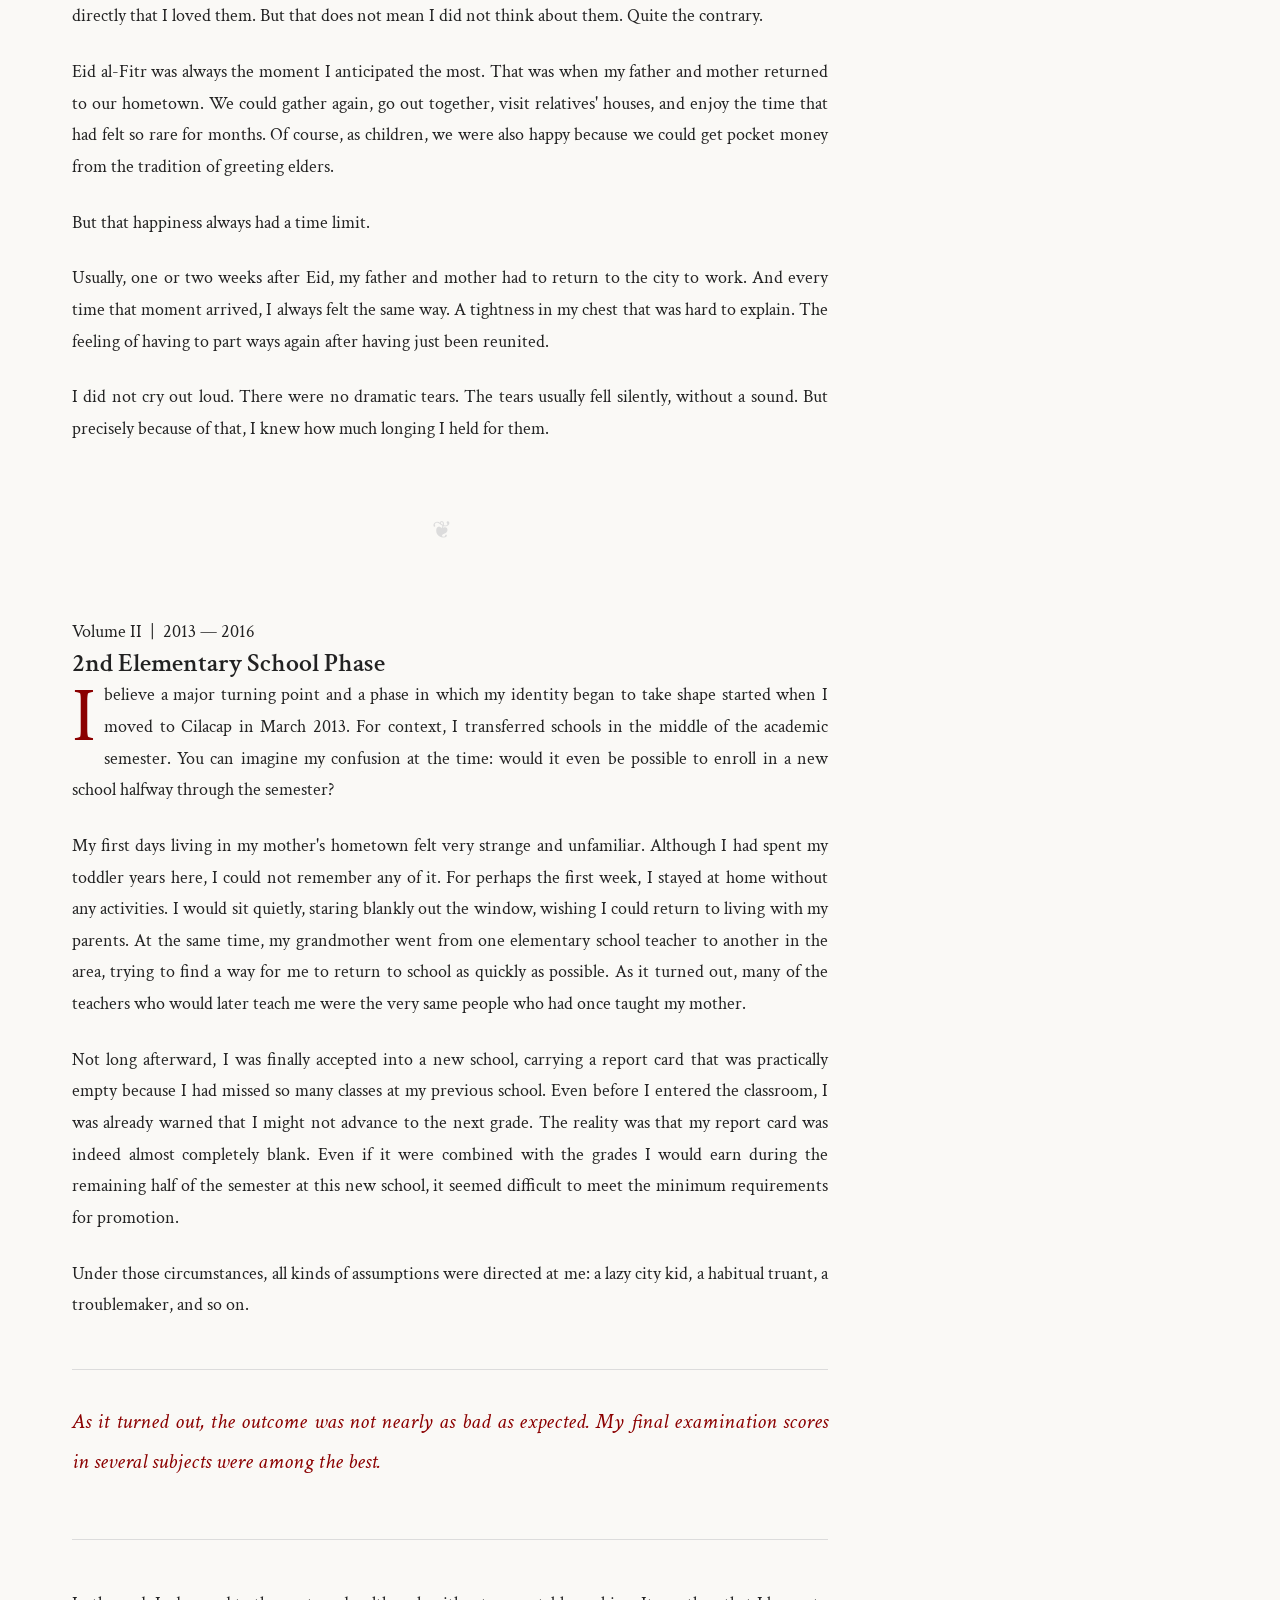
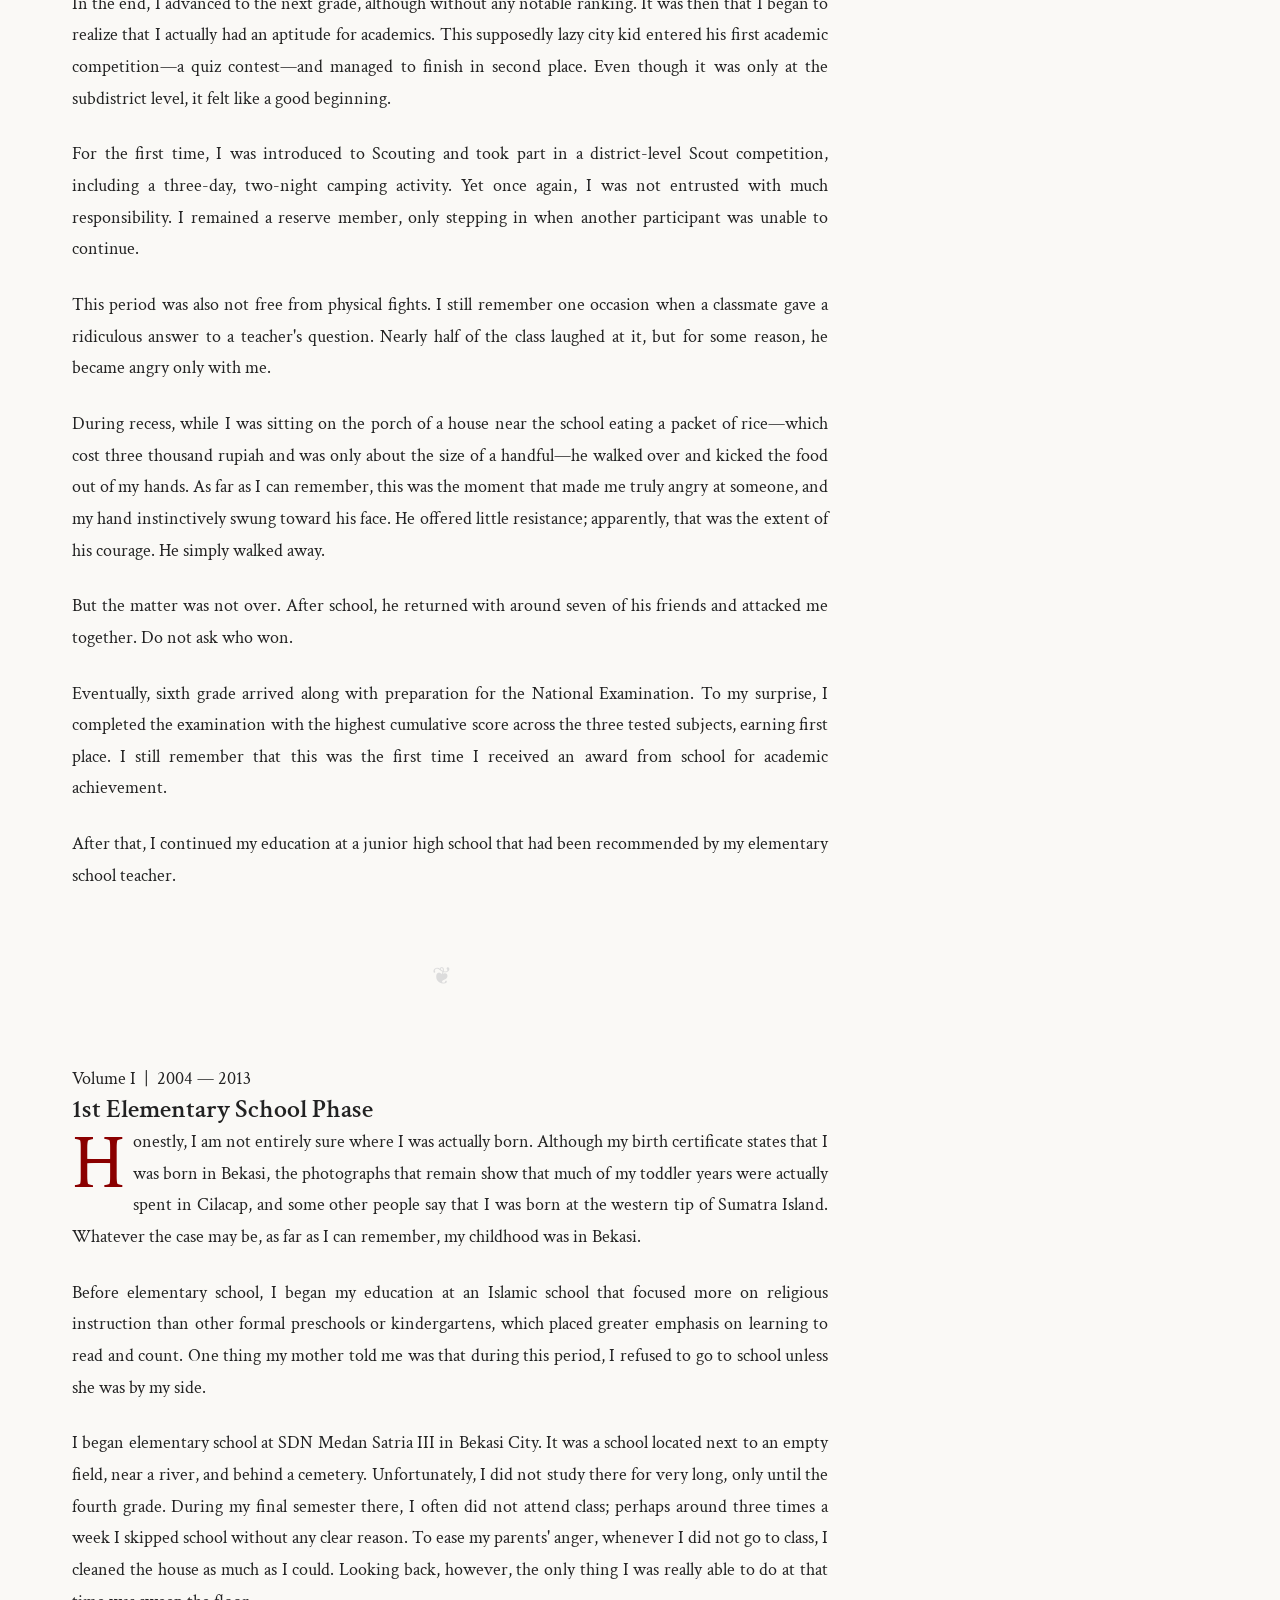
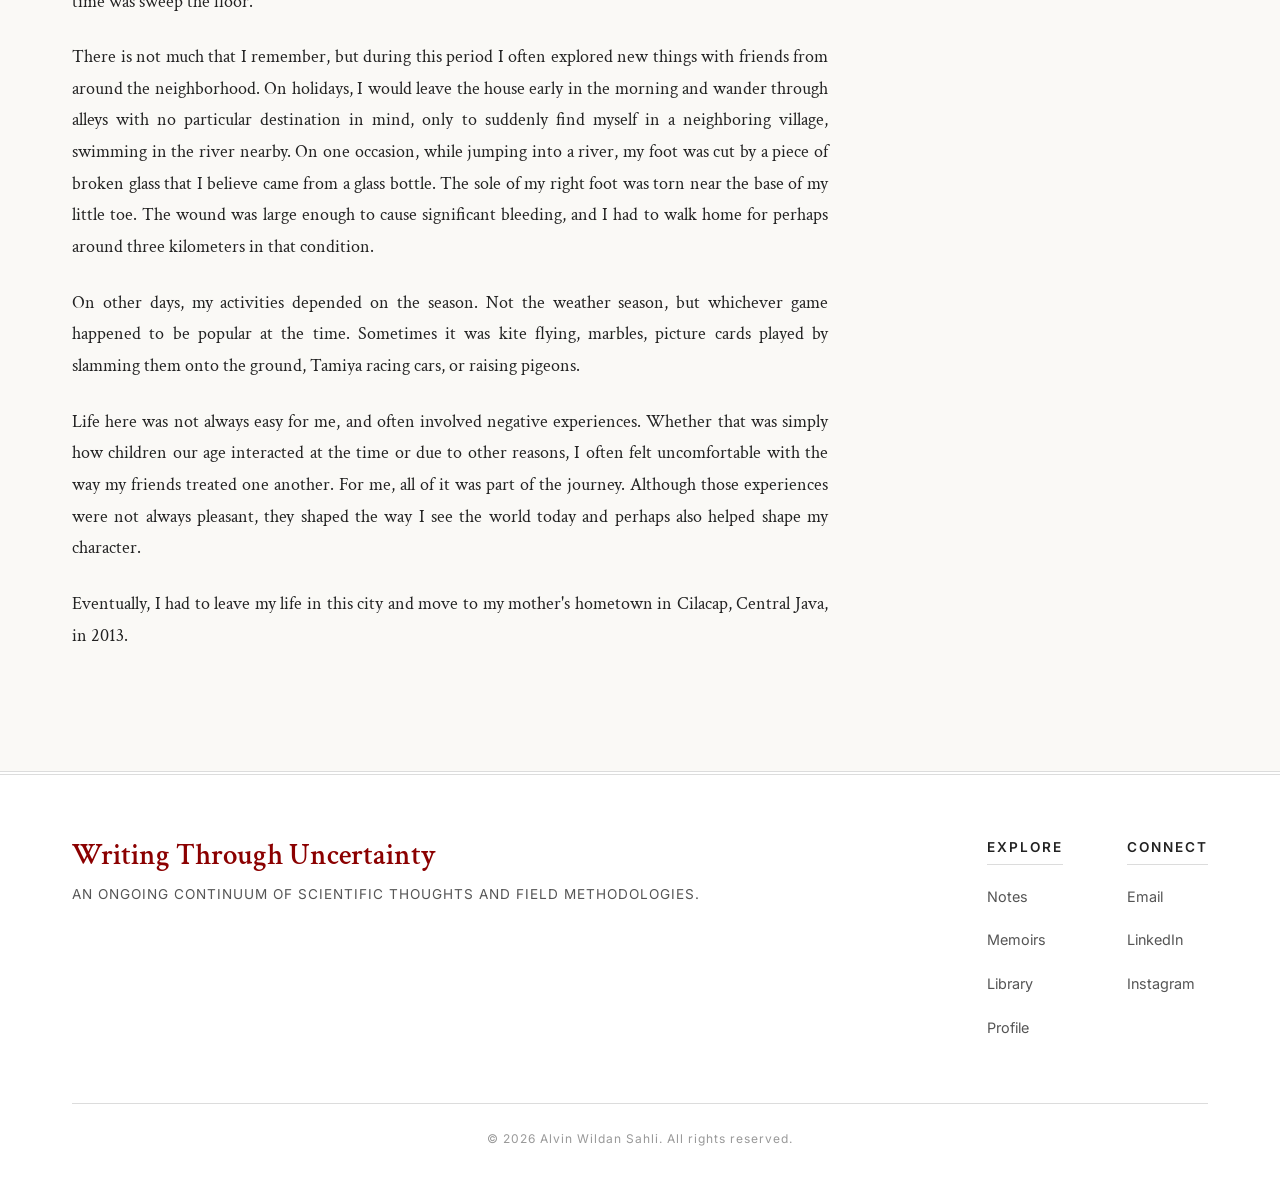
<file: memoirs.html>
<!doctype html>
<html lang="en">
  <head>
    <meta charset="UTF-8" />
    <meta name="viewport" content="width=device-width, initial-scale=1.0" />
    <title>The Journey Archives | Writing Through Uncertainty</title>

    <link rel="preconnect" href="https://fonts.googleapis.com" />
    <link rel="preconnect" href="https://fonts.gstatic.com" crossorigin />
    <link
      href="https://fonts.googleapis.com/css2?family=Crimson+Text:ital,wght@0,400;0,600;0,700;1,400;1,600&family=Inter:wght@300;400;500;600&display=swap"
      rel="stylesheet"
    />

    <link rel="stylesheet" href="style.css" />
  </head>
  <body>
    <header class="university-header">
      <div class="top-bar">
        <div class="top-bar-inner">
          <span
            class="dossier-id"
            data-lang-id="ARSIP NO. 2026-AWS"
            data-lang-en="DOSSIER NO. 2026-AWS"
            >DOSSIER NO. 2026-AWS</span
          >

          <div class="lang-switcher">
            <button class="lang-btn" id="btn-id" onclick="switchLanguage('id')">
              ID
            </button>
            <span class="lang-divider">|</span>
            <button
              class="lang-btn active"
              id="btn-en"
              onclick="switchLanguage('en')"
            >
              EN
            </button>
          </div>
        </div>
      </div>

      <nav class="main-nav">
        <div class="logo">
          <a href="index.html" class="serif-brand"
            >Writing Through Uncertainty</a
          >
        </div>
        <ul class="nav-links">
          <li>
            <a href="note.html" data-lang-id="Catatan" data-lang-en="Notes"
              >Notes</a
            >
          </li>
          <li>
            <a
              href="memoirs.html"
              class="active"
              data-lang-id="Memoar"
              data-lang-en="Memoirs"
              >Memoirs</a
            >
          </li>
          <li>
            <a href="library.html" data-lang-id="Pustaka" data-lang-en="Library"
              >Library</a
            >
          </li>
          <li>
            <a href="about.html" data-lang-id="Profil" data-lang-en="Profile"
              >Profile</a
            >
          </li>
        </ul>
      </nav>
    </header>

    <div class="page-title-banner">
      <p
        class="page-subtitle"
        data-lang-id="Dokumentasi Kronologis dan Catatan Perjalanan"
        data-lang-en="Chronological Documentation and Journey Notes"
      >
        Chronological Documentation and Journey Notes
      </p>
      <div class="title-ornament"></div>
      <h1
        class="page-title"
        data-lang-id="Logbook Perjalanan"
        data-lang-en="The Journey Logbooks"
      >
        The Journey Logbooks
      </h1>
      <p
        class="page-subtitle"
        style="
          text-transform: none;
          font-family: var(--font-serif);
          font-size: 1.15rem;
          font-style: italic;
          max-width: 600px;
          margin: 1.5rem auto 0;
          text-transform: none;
          letter-spacing: normal;
        "
        data-lang-id="Sebuah kompilasi catatan kronologis dari penjelajahan ruang spasial, interaksi lanskap dan refleksi empiris."
        data-lang-en="A chronological compilation of spatial exploration, landscape interactions, and empirical reflections."
      >
        A chronological compilation of spatial exploration, landscape
        interactions, and empirical reflections.
      </p>
    </div>

    <main class="container layout-academic">
      <div class="main-content">
        <article id="log-3" class="archive-entry" data-chapter="03">
          <header class="entry-header">
            <div class="entry-meta">
              <span class="meta-label">Volume III</span> &nbsp;|&nbsp;
              <span class="meta-date">2016 — 2019</span>
            </div>
            <h2
              class="entry-title"
              data-lang-id="Fase 3 Sekolah Menengah"
              data-lang-en="3rd Middle School Phase"
            >
              3rd Middle School Phase
            </h2>
          </header>

          <div class="academic-text">
            <p
              class="drop-cap"
              data-lang-id="Sekolah yang direkomendasikan oleh guru SD saya ternyata tidak terlalu buruk. Saya diterima di SMP Negeri 1 Maos, yang mana jika boleh saya katakan, dianggap sebagai sekolah menengah pertama terbaik kedua di daerah kami. Ibu saya pernah bersekolah di tempat yang dianggap sebagai yang terbaik. Entah kebetulan atau tidak, saya selalu merasa sedikit tertantang oleh fakta tersebut."
              data-lang-en="The school recommended by my elementary school teacher turned out to be quite good. I was admitted to SMP Negeri 1 Maos, which, if I may say so, was considered the second-best junior high school in our area. My mother had attended the school that was regarded as the best. Whether by coincidence or not, I always felt somewhat challenged by that fact."
            >
              The school recommended by my elementary school teacher turned out
              to be quite good. I was admitted to SMP Negeri 1 Maos, which, if I
              may say so, was considered the second-best junior high school in
              our area. My mother had attended the school that was regarded as
              the best. Whether by coincidence or not, I always felt somewhat
              challenged by that fact.
            </p>

            <p
              data-lang-id="Hingga titik ini, saya masih belum sepenuhnya yakin apakah saya memiliki potensi akademis. Pada tahun-tahun awal di sekolah menengah pertama, perhatian saya lebih tertuju pada kegiatan keorganisasian. Saya mencoba berbagai kegiatan ekstrakurikuler, namun yang paling berkesan adalah Pramuka."
              data-lang-en="Up to this point, I was still not entirely sure whether I had any academic potential. During my early years in junior high school, my attention was drawn more toward organizational activities. I tried various extracurricular activities, but the most memorable one was Scouting."
            >
              Up to this point, I was still not entirely sure whether I had any
              academic potential. During my early years in junior high school,
              my attention was drawn more toward organizational activities. I
              tried various extracurricular activities, but the most memorable
              one was Scouting.
            </p>

            <p
              data-lang-id="Di sana, saya belajar banyak hal yang tidak pernah diajarkan di dalam kelas. Meskipun saya bukan salah satu pemimpin organisasi, saya merasa bahwa setiap orang dihargai. Hubungan dengan alumni juga terjaga dengan baik, menciptakan rasa kekeluargaan yang kuat. Di organisasi inilah saya bertemu dengan seseorang yang sangat saya kagumi. Ia tidak terlalu tinggi, berkulit putih, dan memiliki suara serak yang khas. Sayangnya, waktu tidak memberi kami banyak kesempatan untuk mengenalnya lebih jauh. Ia berpulang mendahului kami. Semoga ia diberikan tempat terbaik di sisi-Nya."
              data-lang-en="There, I learned many things that were never taught in the classroom. Although I was not one of the organization's leaders, I felt that everyone was valued. Relationships with alumni were also well maintained, creating a strong sense of family. It was in this organization that I met someone I deeply admired. He was not very tall, had fair skin, and possessed a distinctive hoarse voice. Unfortunately, time did not give us many opportunities to know him better. He passed away before us. May he be granted the best place by His side."
            >
              There, I learned many things that were never taught in the
              classroom. Although I was not one of the organization's leaders, I
              felt that everyone was valued. Relationships with alumni were also
              well maintained, creating a strong sense of family. It was in this
              organization that I met someone I deeply admired. He was not very
              tall, had fair skin, and possessed a distinctive hoarse voice.
              Unfortunately, time did not give us many opportunities to know him
              better. He passed away before us. May he be granted the best place
              by His side.
            </p>

            <figure class="formal-figure">
              <img src="images/pramuka.jpg" alt="Scouting Archive" />
              <figcaption>
                Fig. 1 — Archival documentation of early organizational
                involvement.
              </figcaption>
            </figure>

            <p
              data-lang-id="Sekolah menengah pertama ini menerapkan sistem kelas unggulan. Sekitar tiga puluh empat siswa dengan peringkat akademis tertinggi di sekolah ditempatkan di ruang kelas yang sama. Bahkan hingga hari ini, saya masih memiliki perasaan campur aduk mengenai sistem tersebut."
              data-lang-en="This junior high school implemented an advanced-class system. Around thirty-four students with the highest academic rankings in the school were placed in the same classroom. Even today, I still have mixed feelings about that system."
            >
              This junior high school implemented an advanced-class system.
              Around thirty-four students with the highest academic rankings in
              the school were placed in the same classroom. Even today, I still
              have mixed feelings about that system.
            </p>

            <p
              data-lang-id="Di satu sisi, kelas unggulan menciptakan lingkungan belajar yang kompetitif dan suportif. Para guru juga dapat lebih mudah memantau siswa-siswa yang dianggap memiliki potensi akademis tinggi. Di sisi lain, sistem semacam itu berisiko menciptakan ruang eksklusif yang membuat beberapa siswa merasa lebih superior dibandingkan yang lain. Tanpa disadari, lingkaran sosial baru bermunculan, dan jarak sosial secara bertahap terbentuk antar kelas."
              data-lang-en="On one hand, the advanced class created a competitive and supportive learning environment. Teachers could also more easily monitor students considered to have high academic potential. On the other hand, such a system risked creating an exclusive space that made some students feel superior to others. Without realizing it, new social circles emerged, and a gradual social distance developed between classes."
            >
              On one hand, the advanced class created a competitive and
              supportive learning environment. Teachers could also more easily
              monitor students considered to have high academic potential. On
              the other hand, such a system risked creating an exclusive space
              that made some students feel superior to others. Without realizing
              it, new social circles emerged, and a gradual social distance
              developed between classes.
            </p>

            <p
              data-lang-id="Memang benar bahwa sebagian besar siswa sepuluh besar di sekolah berasal dari kelas kami. Namun, beberapa siswa dari kelas lain masih mampu bersaing dan bahkan menempati peringkat tiga besar. Hal itu menjadi pengingat bahwa kemampuan seseorang tidak selalu ditentukan oleh label kelas tempat mereka ditempatkan."
              data-lang-en="It was true that most of the school's top ten students came from our class. However, several students from other classes still managed to compete and even rank among the top three. It was a reminder that a person's abilities are not always determined by the label of the class they are placed in."
            >
              It was true that most of the school's top ten students came from
              our class. However, several students from other classes still
              managed to compete and even rank among the top three. It was a
              reminder that a person's abilities are not always determined by
              the label of the class they are placed in.
            </p>

            <p
              data-lang-id="Saya masih ingat bagaimana ketegangan antar kelas terkadang bisa menjadi cukup memanas. Ada seorang siswa dari kelas lain yang, entah karena alasan apa yang tidak pernah saya pahami, sering datang ke kelas kami dan menantang siapa pun untuk berkelahi. Secara pribadi, saya tidak pernah merasa memiliki masalah dengannya. Meskipun demikian, situasi semacam itu terjadi beberapa kali. Salah satu teman sekelas saya, Imim, bahkan terlibat perkelahian fisik dengan siswa dari kelas lain. Saya tidak lagi ingat persis apa penyebabnya. Jika menengok ke belakang sekarang, mungkin itu hanyalah bagian dari tempaan mental yang datang bersamaan dengan masa remaja."
              data-lang-en="I still remember how tensions between classes could sometimes become quite heated. There was a student from another class who, for reasons I never understood, often came to our classroom and challenged anyone to a fight. I personally never felt I had any issue with him. Nevertheless, situations like that occurred several times. One of my classmates, Imim, was even involved in a physical fight with a student from another class. I no longer remember exactly what caused it. Looking back now, perhaps it was simply part of the mental training that came with adolescence."
            >
              I still remember how tensions between classes could sometimes
              become quite heated. There was a student from another class who,
              for reasons I never understood, often came to our classroom and
              challenged anyone to a fight. I personally never felt I had any
              issue with him. Nevertheless, situations like that occurred
              several times. One of my classmates, Imim, was even involved in a
              physical fight with a student from another class. I no longer
              remember exactly what caused it. Looking back now, perhaps it was
              simply part of the mental training that came with adolescence.
            </p>

            <p
              data-lang-id="Meskipun demikian, ada satu keuntungan yang sangat saya hargai sebagai siswa di kelas unggulan. Kami hampir selalu memiliki wali kelas yang merupakan pendidik-pendidik terbaik di sekolah. Dari semuanya, favorit saya adalah wali kelas saya di kelas delapan, seorang guru bahasa Indonesia yang dengan penuh kasih kami panggil Bu Barbie. Ia memiliki kepribadian yang lembut, penuh perhatian, dan selalu berbicara dengan nada yang menenangkan. Mungkin tanpa disadari, kecintaan saya pada dunia tulis-menulis dan bahasa dipengaruhi olehnya."
              data-lang-en="Even so, there was one advantage I truly appreciated as a student in the advanced class. We almost always had homeroom teachers who were among the school's best educators. Of all of them, my favorite was my eighth-grade homeroom teacher, an Indonesian language teacher whom we affectionately called Bu Barbie. She had a gentle, caring personality and always spoke in a calming tone. Perhaps without realizing it, my love for writing and language was influenced by her."
            >
              Even so, there was one advantage I truly appreciated as a student
              in the advanced class. We almost always had homeroom teachers who
              were among the school's best educators. Of all of them, my
              favorite was my eighth-grade homeroom teacher, an Indonesian
              language teacher whom we affectionately called Bu Barbie. She had
              a gentle, caring personality and always spoke in a calming tone.
              Perhaps without realizing it, my love for writing and language was
              influenced by her.
            </p>

            <p
              data-lang-id="Tiga tahun berlalu jauh lebih cepat dari yang saya bayangkan. Jika ditanya masa sekolah mana yang memiliki lingkaran sosial terbaik, saya mungkin akan menjawab masa sekolah menengah pertama. Saya mengenal hampir semua teman sekelas saya dengan baik. Kami tumbuh bersama selama tiga tahun, hanya untuk menghadapi satu hal yang tidak pernah menyenangkan: sebuah perpisahan."
              data-lang-en="Three years passed much faster than I had imagined. If asked which school period had the best social circle, I would probably answer junior high school. I knew almost all of my classmates well. We grew up together for three years, only to face one thing that is never pleasant: a farewell."
            >
              Three years passed much faster than I had imagined. If asked which
              school period had the best social circle, I would probably answer
              junior high school. I knew almost all of my classmates well. We
              grew up together for three years, only to face one thing that is
              never pleasant: a farewell.
            </p>

            <p
              data-lang-id="Ujian Nasional kembali tiba. Hasilnya cukup baik. Menariknya, nilai tertinggi saya justru ada pada mata pelajaran bahasa Indonesia. Apakah itu karena pengaruh Bu Barbie atau bukan, saya tidak pernah benar-benar tahu. Secara keseluruhan, saya lulus dengan menempati peringkat ketujuh di seluruh sekolah."
              data-lang-en="The National Examination came around again. The results were quite good. Interestingly, my highest score was actually in the Indonesian language subject. Whether it was due to Bu Barbie's influence or not, I never really knew. Overall, I graduated ranking seventh in the entire school."
            >
              The National Examination came around again. The results were quite
              good. Interestingly, my highest score was actually in the
              Indonesian language subject. Whether it was due to Bu Barbie's
              influence or not, I never really knew. Overall, I graduated
              ranking seventh in the entire school.
            </p>

            <p
              data-lang-id="Pada acara kelulusan, siswa-siswa yang menempati peringkat sepuluh besar menerima penghargaan khusus. Kami dipanggil ke atas panggung dengan mengenakan pakaian yang berbeda dari siswa lainnya. Panitia juga menyiapkan prosesi sederhana: setiap siswa memberikan sekuntum bunga kepada orang tua yang hadir sebagai bentuk rasa terima kasih."
              data-lang-en="At the graduation ceremony, students who ranked in the top ten received a special award. We were called onto the stage wearing different attire from the other students. The committee also prepared a simple procession: each student gave a flower to their attending parents as a gesture of gratitude."
            >
              At the graduation ceremony, students who ranked in the top ten
              received a special award. We were called onto the stage wearing
              different attire from the other students. The committee also
              prepared a simple procession: each student gave a flower to their
              attending parents as a gesture of gratitude.
            </p>

            <p
              data-lang-id="Namun hari itu, yang datang bukanlah ibu saya. Bukan pula nenek saya."
              data-lang-en="But that day, the one who came was not my mother. Nor was it my grandmother."
            >
              But that day, the one who came was not my mother. Nor was it my
              grandmother.
            </p>

            <p
              data-lang-id="Yang hadir adalah paman saya, sosok baik hati yang telah banyak mengajari saya tentang menjadi teladan yang baik melalui tindakannya. Saya bersyukur ia datang, namun harus saya akui suasananya terasa sedikit canggung. Bayangkan saja, seorang anak laki-laki memberikan sekuntum bunga kepada pria lain yang sebenarnya tidak terlalu dekat dengannya."
              data-lang-en="The one who attended was my uncle, a kind figure who had taught me much about being a good example through his actions. I was grateful he came, but I must admit the atmosphere felt a bit awkward. Just imagine, a young boy giving a flower to another man with whom he was not actually very close."
            >
              The one who attended was my uncle, a kind figure who had taught me
              much about being a good example through his actions. I was
              grateful he came, but I must admit the atmosphere felt a bit
              awkward. Just imagine, a young boy giving a flower to another man
              with whom he was not actually very close.
            </p>

            <p
              data-lang-id="Ketika saya melihat teman-teman lain menangis sambil memeluk ibu mereka, saya sempat bertanya pada diri sendiri apakah saya juga harus menangis. Dan pada akhirnya, saya memang menangis. Bukan karena suasana acara yang mengharukan atau karena saya ingin ikut-ikutan yang lain. Saya menangis karena saya teringat pada ibu saya, yang tidak dapat hadir di salah satu momen terbaik dalam hidup saya saat itu."
              data-lang-en="When I saw other friends crying while hugging their mothers, I briefly asked myself if I should cry too. And in the end, I did cry. Not because of the touching atmosphere of the event or because I wanted to follow the others. I cried because I remembered my mother, who could not be present at one of the best moments of my life at the time."
            >
              When I saw other friends crying while hugging their mothers, I
              briefly asked myself if I should cry too. And in the end, I did
              cry. Not because of the touching atmosphere of the event or
              because I wanted to follow the others. I cried because I
              remembered my mother, who could not be present at one of the best
              moments of my life at the time.
            </p>

            <p
              data-lang-id="Tahun-tahun sekolah menengah pertama saya juga mengingatkan saya pada satu hal lain: saya hampir selalu menangis setiap kali momen Idul Fitri berakhir."
              data-lang-en="My junior high school years also remind me of one other thing: I almost always cried every time Eid al-Fitr came to an end."
            >
              My junior high school years also remind me of one other thing: I
              almost always cried every time Eid al-Fitr came to an end.
            </p>

            <p
              data-lang-id="Sejujurnya, saya bukanlah anak yang ekspresif. Saya jarang bercerita kepada orang tua saya dan hampir tidak pernah mengatakan secara langsung bahwa saya menyayangi mereka. Namun, bukan berarti saya tidak memikirkan mereka. Justru sebaliknya."
              data-lang-en="To be honest, I was not an expressive child. I rarely confided in my parents and almost never told them directly that I loved them. But that does not mean I did not think about them. Quite the contrary."
            >
              To be honest, I was not an expressive child. I rarely confided in
              my parents and almost never told them directly that I loved them.
              But that does not mean I did not think about them. Quite the
              contrary.
            </p>

            <p
              data-lang-id="Idul Fitri selalu menjadi momen yang paling saya nantikan. Saat itulah ayah dan ibu saya pulang ke kampung halaman. Kami bisa berkumpul kembali, pergi keluar bersama, mengunjungi rumah kerabat, dan menikmati waktu yang terasa begitu langka selama berbulan-bulan. Tentu saja, sebagai anak-anak, kami juga merasa senang karena bisa mendapatkan uang saku dari tradisi bersalaman dengan yang lebih tua."
              data-lang-en="Eid al-Fitr was always the moment I anticipated the most. That was when my father and mother returned to our hometown. We could gather again, go out together, visit relatives' houses, and enjoy the time that had felt so rare for months. Of course, as children, we were also happy because we could get pocket money from the tradition of greeting elders."
            >
              Eid al-Fitr was always the moment I anticipated the most. That was
              when my father and mother returned to our hometown. We could
              gather again, go out together, visit relatives' houses, and enjoy
              the time that had felt so rare for months. Of course, as children,
              we were also happy because we could get pocket money from the
              tradisi of greeting elders.
            </p>

            <p
              data-lang-id="Namun kebahagiaan itu selalu memiliki batas waktu."
              data-lang-en="But that happiness always had a time limit."
            >
              But that happiness always had a time limit.
            </p>

            <p
              data-lang-id="Biasanya, satu atau dua minggu setelah Lebaran, ayah dan ibu saya harus kembali ke kota untuk bekerja. Dan setiap kali momen itu tiba, saya selalu merasakan hal yang sama. Rasa sesak di dada yang sulit untuk dijelaskan. Perasaan harus berpisah lagi setelah baru saja dipersatukan kembali."
              data-lang-en="Usually, one or two weeks after Eid, my father and mother had to return to the city to work. And every time that moment arrived, I always felt the same way. A tightness in my chest that was hard to explain. The feeling of having to part ways again after having just been reunited."
            >
              Usually, one or two weeks after Eid, my father and mother had to
              return to the city to work. And every time that moment arrived, I
              always felt the same way. A tightness in my chest that was hard to
              explain. The feeling of having to part ways again after having
              just been reunited.
            </p>

            <p
              data-lang-id="Saya tidak menangis tersedu-sedu. Tidak ada air mata yang dramatis. Air mata itu biasanya jatuh dalam diam, tanpa suara. Namun, justru karena itulah, saya tahu seberapa besar kerinduan yang saya pendam untuk mereka."
              data-lang-en="I did not cry out loud. There were no dramatic tears. The tears usually fell silently, without a sound. But precisely because of that, I knew how much longing I held for them."
            >
              I did not cry out loud. There were no dramatic tears. The tears
              usually fell silently, without a sound. But precisely because of
              that, I knew how much longing I held for them.
            </p>
          </div>
        </article>

        <div class="academic-separator"><span>&#10086;</span></div>

        <article id="log-2" class="archive-entry" data-chapter="02">
          <header class="entry-header">
            <div class="entry-meta">
              <span class="meta-label">Volume II</span> &nbsp;|&nbsp;
              <span class="meta-date">2013 — 2016</span>
            </div>
            <h2
              class="entry-title"
              data-lang-id="Fase 2 Sekolah Dasar"
              data-lang-en="2nd Elementary School Phase"
            >
              2nd Elementary School Phase
            </h2>
          </header>

          <div class="academic-text">
            <p
              class="drop-cap"
              data-lang-id="Saya percaya sebuah titik balik besar dan fase di mana identitas saya mulai terbentuk dimulai ketika saya pindah ke Cilacap pada Maret 2013. Sebagai konteks, saya pindah sekolah di pertengahan semester akademik. Anda bisa membayangkan kebingungan saya saat itu: apakah mungkin untuk mendaftar ke sekolah baru di pertengahan semester?"
              data-lang-en="I believe a major turning point and a phase in which my identity began to take shape started when I moved to Cilacap in March 2013. For context, I transferred schools in the middle of the academic semester. You can imagine my confusion at the time: would it even be possible to enroll in a new school halfway through the semester?"
            >
              I believe a major turning point and a phase in which my identity
              began to take shape started when I moved to Cilacap in March 2013.
              For context, I transferred schools in the middle of the academic
              semester. You can imagine my confusion at the time: would it even
              be possible to enroll in a new school halfway through the
              semester?
            </p>

            <p
              data-lang-id="Hari-hari pertama saya tinggal di kampung halaman ibu terasa sangat asing dan canggung. Meskipun saya telah menghabiskan masa balita di sini, saya tidak dapat mengingat apa pun. Mungkin selama minggu pertama, saya hanya berdiam diri di rumah tanpa aktivitas apa pun. Saya akan duduk diam, menatap kosong ke luar jendela, berharap saya bisa kembali tinggal bersama orang tua saya. Pada saat yang sama, nenek saya mendatangi satu guru sekolah dasar ke guru lainnya di daerah tersebut, mencoba mencari cara agar saya bisa kembali bersekolah secepat mungkin. Ternyata, banyak dari guru yang nantinya akan mengajar saya adalah orang-orang yang sama yang dulu pernah mengajar ibu saya."
              data-lang-en="My first days living in my mother's hometown felt very strange and unfamiliar. Although I had spent my toddler years here, I could not remember any of it. For perhaps the first week, I stayed at home without any activities. I would sit quietly, staring blankly out the window, wishing I could return to living with my parents. At the same time, my grandmother went from one elementary school teacher to another in the area, trying to find a way for me to return to school as quickly as possible. As it turned out, many of the teachers who would later teach me were the very same people who had once taught my mother."
            >
              My first days living in my mother's hometown felt very strange and
              unfamiliar. Although I had spent my toddler years here, I could
              not remember any of it. For perhaps the first week, I stayed at
              home without any activities. I would sit quietly, staring blankly
              out the window, wishing I could return to living with my parents.
              At the same time, my grandmother went from one elementary school
              teacher to another in the area, trying to find a way for me to
              return to school as quickly as possible. As it turned out, many of
              the teachers who would later teach me were the very same people
              who had once taught my mother.
            </p>

            <p
              data-lang-id="Tidak lama setelah itu, saya akhirnya diterima di sekolah baru, membawa buku rapor yang praktis kosong karena saya telah melewatkan begitu banyak pelajaran di sekolah sebelumnya. Bahkan sebelum saya memasuki ruang kelas, saya sudah diperingatkan bahwa saya mungkin tidak akan naik kelas. Kenyataannya, buku rapor saya memang hampir sepenuhnya kosong. Sekalipun digabungkan dengan nilai yang akan saya peroleh selama sisa setengah semester di sekolah baru ini, rasanya sulit untuk memenuhi persyaratan minimum kenaikan kelas."
              data-lang-en="Not long afterward, I was finally accepted into a new school, carrying a report card that was practically empty because I had missed so many classes at my previous school. Even before I entered the classroom, I was already warned that I might not advance to the next grade. The reality was that my report card was indeed almost completely blank. Even if it were combined with the grades I would earn during the remaining half of the semester at this new school, it seemed difficult to meet the minimum requirements for promotion."
            >
              Not long afterward, I was finally accepted into a new school,
              carrying a report card that was practically empty because I had
              missed so many classes at my previous school. Even before I
              entered the classroom, I was already warned that I might not
              advance to the next grade. The reality was that my report card was
              indeed almost completely blank. Even if it were combined with the
              grades I would earn during the remaining half of the semester at
              this new school, it seemed difficult to meet the minimum
              requirements for promotion.
            </p>

            <p
              data-lang-id="Dalam kondisi seperti itu, segala macam asumsi diarahkan kepada saya: anak kota yang malas, tukang bolos, pembuat onar, dan sebagainya."
              data-lang-en="Under those circumstances, all kinds of assumptions were directed at me: a lazy city kid, a habitual truant, a troublemaker, and so on."
            >
              Under those circumstances, all kinds of assumptions were directed
              at me: a lazy city kid, a habitual truant, a troublemaker, and so
              on.
            </p>

            <blockquote class="pull-quote">
              <p
                data-lang-id="Ternyata, hasilnya tidak seburuk yang diperkirakan. Nilai ujian akhir saya di beberapa mata pelajaran termasuk yang terbaik."
                data-lang-en="As it turned out, the outcome was not nearly as bad as expected. My final examination scores in several subjects were among the best."
              >
                As it turned out, the outcome was not nearly as bad as expected.
                My final examination scores in several subjects were among the
                best.
              </p>
            </blockquote>

            <p
              data-lang-id="Pada akhirnya, saya naik kelas, meskipun tanpa peringkat yang mencolok. Saat itulah saya mulai menyadari bahwa saya sebenarnya memiliki bakat di bidang akademis. Anak kota yang konon malas ini mengikuti kompetisi akademis pertamanya—lomba cerdas cermat—dan berhasil menempati juara kedua. Meskipun hanya di tingkat kecamatan, itu terasa seperti awal yang baik."
              data-lang-en="In the end, I advanced to the next grade, although without any notable ranking. It was then that I began to realize that I actually had an aptitude for academics. This supposedly lazy city kid entered his first academic competition—a quiz contest—and managed to finish in second place. Even though it was only at the subdistrict level, it felt like a good beginning."
            >
              In the end, I advanced to the next grade, although without any
              notable ranking. It was then that I began to realize that I
              actually had an aptitude for academics. This supposedly lazy city
              kid entered his first academic competition—a quiz contest—and
              managed to finish in second place. Even though it was only at the
              subdistrict level, it felt like a good beginning.
            </p>

            <p
              data-lang-id="Untuk pertama kalinya, saya diperkenalkan dengan Pramuka dan mengambil bagian dalam kompetisi kepramukaan tingkat kabupaten, termasuk kegiatan berkemah selama tiga hari dua malam. Namun sekali lagi, saya tidak diberi banyak tanggung jawab. Saya tetap menjadi anggota cadangan, yang hanya turun tangan ketika peserta lain tidak dapat melanjutkan."
              data-lang-en="For the first time, I was introduced to Scouting and took part in a district-level Scout competition, including a three-day, two-night camping activity. Yet once again, I was not entrusted with much responsibility. I remained a reserve member, only stepping in when another participant was unable to continue."
            >
              For the first time, I was introduced to Scouting and took part in
              a district-level Scout competition, including a three-day,
              two-night camping activity. Yet once again, I was not entrusted
              with much responsibility. I remained a reserve member, only
              stepping in when another participant was unable to continue.
            </p>

            <p
              data-lang-id="Masa ini juga tidak lepas dari perkelahian fisik. Saya masih ingat suatu kejadian ketika seorang teman sekelas memberikan jawaban konyol atas pertanyaan guru. Hampir separuh kelas menertawakannya, namun entah mengapa, ia hanya marah kepada saya."
              data-lang-en="This period was also not free from physical fights. I still remember one occasion when a classmate gave a ridiculous answer to a teacher's question. Nearly half of the class laughed at it, but for some reason, he became angry only with me."
            >
              This period was also not free from physical fights. I still
              remember one occasion when a classmate gave a ridiculous answer to
              a teacher's question. Nearly half of the class laughed at it, but
              for some reason, he became angry only with me.
            </p>

            <p
              data-lang-id="Saat jam istirahat, ketika saya sedang duduk di beranda sebuah rumah dekat sekolah menyantap sebungkus nasi—yang harganya tiga ribu rupiah dan ukurannya hanya sekepalan tangan—ia berjalan menghampiri dan menendang makanan itu dari tangan saya. Seingat saya, inilah momen yang membuat saya benar-benar marah pada seseorang, dan tangan saya secara naluriah mengayun ke arah wajahnya. Ia tidak memberikan banyak perlawanan; rupanya, hanya sebatas itu keberaniannya. Ia pun berlalu pergi."
              data-lang-en="During recess, while I was sitting on the porch of a house near the school eating a packet of rice—which cost three thousand rupiah and was only about the size of a handful—he walked over and kicked the food out of my hands. As far as I can remember, this was the moment that made me truly angry at someone, and my hand instinctively swung toward his face. He offered little resistance; apparently, that was the extent of his courage. He simply walked away."
            >
              During recess, while I was sitting on the porch of a house near
              the school eating a packet of rice—which cost three thousand
              rupiah and was only about the size of a handful—he walked over and
              kicked the food out of my hands. As far as I can remember, this
              was the moment that made me truly angry at someone, and my hand
              instinctively swung toward his face. He offered little resistance;
              apparently, that was the extent of his courage. He simply walked
              away.
            </p>

            <p
              data-lang-id="Namun urusannya belum selesai. Sepulang sekolah, ia kembali bersama sekitar tujuh orang temannya dan mengeroyok saya. Jangan tanya siapa yang menang."
              data-lang-en="But the matter was not over. After school, he returned with around seven of his friends and attacked me together. Do not ask who won."
            >
              But the matter was not over. After school, he returned with around
              seven of his friends and attacked me together. Do not ask who won.
            </p>

            <p
              data-lang-id="Hingga akhirnya, kelas enam pun tiba bersamaan dengan persiapan Ujian Nasional. Di luar dugaan, saya menyelesaikan ujian dengan nilai kumulatif tertinggi di tiga mata pelajaran yang diujikan, dan meraih peringkat pertama. Saya masih ingat bahwa ini adalah kali pertama saya menerima penghargaan dari sekolah atas prestasi akademis."
              data-lang-en="Eventually, sixth grade arrived along with preparation for the National Examination. To my surprise, I completed the examination with the highest cumulative score across the three tested subjects, earning first place. I still remember that this was the first time I received an award from school for academic achievement."
            >
              Eventually, sixth grade arrived along with preparation for the
              National Examination. To my surprise, I completed the examination
              with the highest cumulative score across the three tested
              subjects, earning first place. I still remember that this was the
              first time I received an award from school for academic
              achievement.
            </p>

            <p
              data-lang-id="Setelah itu, saya melanjutkan pendidikan ke sekolah menengah pertama yang direkomendasikan oleh guru sekolah dasar saya."
              data-lang-en="After that, I continued my education at a junior high school that had been recommended by my elementary school teacher."
            >
              After that, I continued my education at a junior high school that
              had been recommended by my elementary school teacher.
            </p>
          </div>
        </article>

        <div class="academic-separator"><span>&#10086;</span></div>

        <article id="log-1" class="archive-entry" data-chapter="01">
          <header class="entry-header">
            <div class="entry-meta">
              <span class="meta-label">Volume I</span> &nbsp;|&nbsp;
              <span class="meta-date">2004 — 2013</span>
            </div>
            <h2
              class="entry-title"
              data-lang-id="Fase 1 Sekolah Dasar"
              data-lang-en="1st Elementary School Phase"
            >
              1st Elementary School Phase
            </h2>
          </header>

          <div class="academic-text">
            <p
              class="drop-cap"
              data-lang-id="Sejujurnya, saya tidak sepenuhnya yakin di mana saya sebenarnya dilahirkan. Meskipun akta kelahiran saya menyatakan bahwa saya lahir di Bekasi, foto-foto yang tersisa menunjukkan bahwa sebagian besar masa balita saya sebenarnya dihabiskan di Cilacap, dan beberapa orang lain mengatakan bahwa saya lahir di ujung barat Pulau Sumatera. Terlepas dari itu semua, sejauh yang dapat saya ingat, masa kecil saya ada di Bekasi."
              data-lang-en="Honestly, I am not entirely sure where I was actually born. Although my birth certificate states that I was born in Bekasi, the photographs that remain show that much of my toddler years were actually spent in Cilacap, and some other people say that I was born at the western tip of Sumatra Island. Whatever the case may be, as far as I can remember, my childhood was in Bekasi."
            >
              Honestly, I am not entirely sure where I was actually born.
              Although my birth certificate states that I was born in Bekasi,
              the photographs that remain show that much of my toddler years
              were actually spent in Cilacap, and some other people say that I
              was born at the western tip of Sumatra Island. Whatever the case
              may be, as far as I can remember, my childhood was in Bekasi.
            </p>

            <p
              data-lang-id="Sebelum sekolah dasar, saya memulai pendidikan di sebuah sekolah Islam yang lebih berfokus pada pendidikan agama dibandingkan taman kanak-kanak formal lainnya, yang lebih menekankan pada belajar membaca dan berhitung. Satu hal yang ibu saya ceritakan adalah bahwa pada masa ini, saya menolak untuk pergi ke sekolah kecuali ia berada di sisi saya."
              data-lang-en="Before elementary school, I began my education at an Islamic school that focused more on religious instruction than other formal preschools or kindergartens, which placed greater emphasis on learning to read and count. One thing my mother told me was that during this period, I refused to go to school unless she was by my side."
            >
              Before elementary school, I began my education at an Islamic
              school that focused more on religious instruction than other
              formal preschools or kindergartens, which placed greater emphasis
              on learning to read and count. One thing my mother told me was
              that during this period, I refused to go to school unless she was
              by my side.
            </p>

            <p
              data-lang-id="Saya memulai sekolah dasar di SDN Medan Satria III di Kota Bekasi. Itu adalah sebuah sekolah yang terletak di sebelah lapangan kosong, dekat sungai, dan di belakang sebuah pemakaman. Sayangnya, saya tidak bersekolah di sana dalam waktu yang lama, hanya sampai kelas empat. Selama semester akhir saya di sana, saya sering tidak masuk kelas; mungkin sekitar tiga kali seminggu saya membolos tanpa alasan yang jelas. Untuk meredakan kemarahan orang tua saya, setiap kali saya tidak masuk kelas, saya membersihkan rumah semampu saya. Namun jika diingat kembali, satu-satunya hal yang benar-benar bisa saya lakukan saat itu hanyalah menyapu lantai."
              data-lang-en="I began elementary school at SDN Medan Satria III in Bekasi City. It was a school located next to an empty field, near a river, and behind a cemetery. Unfortunately, I did not study there for very long, only until the fourth grade. During my final semester there, I often did not attend class; perhaps around three times a week I skipped school without any clear reason. To ease my parents' anger, whenever I did not go to class, I cleaned the house as much as I could. Looking back, however, the only thing I was really able to do at that time was sweep the floor."
            >
              I began elementary school at SDN Medan Satria III in Bekasi City.
              It was a school located next to an empty field, near a river, and
              behind a cemetery. Unfortunately, I did not study there for very
              long, only until the fourth grade. During my final semester there,
              I often did not attend class; perhaps around three times a week I
              skipped school without any clear reason. To ease my parents'
              anger, whenever I did not go to class, I cleaned the house as much
              as I could. Looking back, however, the only thing I was really
              able to do at that time was sweep the floor.
            </p>

            <p
              data-lang-id="Tidak banyak yang saya ingat, tetapi pada masa ini saya sering menjelajahi hal-hal baru bersama teman-teman dari sekitar lingkungan rumah. Pada hari libur, saya akan keluar rumah pagi-pagi sekali dan mengembara menyusuri gang-gang tanpa tujuan yang pasti, lalu tiba-tiba saja mendapati diri saya berada di desa tetangga, berenang di sungai terdekat. Pada satu kesempatan, saat melompat ke sungai, kaki saya tergores pecahan kaca yang saya yakini berasal dari botol kaca. Telapak kaki kanan saya robek di dekat pangkal jari kelingking. Lukanya cukup besar hingga menyebabkan pendarahan yang signifikan, dan saya harus berjalan pulang sejauh mungkin sekitar tiga kilometer dalam kondisi seperti itu."
              data-lang-en="There is not much that I remember, but during this period I often explored new things with friends from around the neighborhood. On holidays, I would leave the house early in the morning and wander through alleys with no particular destination in mind, only to suddenly find myself in a neighboring village, swimming in the river nearby. On one occasion, while jumping into a river, my foot was cut by a piece of broken glass that I believe came from a glass bottle. The sole of my right foot was torn near the base of my little toe. The wound was large enough to cause significant bleeding, and I had to walk home for perhaps around three kilometers in that condition."
            >
              There is not much that I remember, but during this period I often
              explored new things with friends from around the neighborhood. On
              holidays, I would leave the house early in the morning and wander
              through alleys with no particular destination in mind, only to
              suddenly find myself in a neighboring village, swimming in the
              river nearby. On one occasion, while jumping into a river, my foot
              was cut by a piece of broken glass that I believe came from a
              glass bottle. The sole of my right foot was torn near the base of
              my little toe. The wound was large enough to cause significant
              bleeding, and I had to walk home for perhaps around three
              kilometers in that condition.
            </p>

            <p
              data-lang-id="Di hari-hari lain, aktivitas saya bergantung pada musim. Bukan musim cuaca, tetapi permainan apa pun yang kebetulan sedang populer saat itu. Terkadang layang-layang, kelereng, kartu bergambar yang dimainkan dengan cara dibanting ke tanah, mobil balap Tamiya, atau memelihara burung merpati."
              data-lang-en="On other days, my activities depended on the season. Not the weather season, but whichever game happened to be popular at the time. Sometimes it was kite flying, marbles, picture cards played by slamming them onto the ground, Tamiya racing cars, or raising pigeons."
            >
              On other days, my activities depended on the season. Not the
              weather season, but whichever game happened to be popular at the
              time. Sometimes it was kite flying, marbles, picture cards played
              by slamming them onto the ground, Tamiya racing cars, or raising
              pigeons.
            </p>

            <p
              data-lang-id="Kehidupan di sini tidak selalu mudah bagi saya, dan sering kali melibatkan pengalaman-pengalaman negatif. Entah karena memang begitulah cara anak-anak seusia kami berinteraksi pada saat itu atau karena alasan lain, saya sering merasa tidak nyaman dengan cara teman-teman saya memperlakukan satu sama lain. Bagi saya, semua itu adalah bagian dari perjalanan. Meskipun pengalaman-pengalaman itu tidak selalu menyenangkan, hal-hal tersebut membentuk cara saya melihat dunia saat ini dan mungkin juga turut membentuk karakter saya."
              data-lang-en="Life here was not always easy for me, and often involved negative experiences. Whether that was simply how children our age interacted at the time or due to other reasons, I often felt uncomfortable with the way my friends treated one another. For me, all of it was part of the journey. Although those experiences were not always pleasant, they shaped the way I see the world today and perhaps also helped shape my character."
            >
              Life here was not always easy for me, and often involved negative
              experiences. Whether that was simply how children our age
              interacted at the time or due to other reasons, I often felt
              uncomfortable with the way my friends treated one another. For me,
              all of it was part of the journey. Although those experiences were
              not always pleasant, they shaped the way I see the world today and
              perhaps also helped shape my character.
            </p>

            <p
              data-lang-id="Hingga akhirnya, saya harus meninggalkan kehidupan saya di kota ini dan pindah ke kampung halaman ibu saya di Cilacap, Jawa Tengah, pada tahun 2013."
              data-lang-en="Eventually, I had to leave my life in this city and move to my mother's hometown in Cilacap, Central Java, in 2013."
            >
              Eventually, I had to leave my life in this city and move to my
              mother's hometown in Cilacap, Central Java, in 2013.
            </p>
          </div>
        </article>
      </div>

      <aside class="academic-sidebar">
        <div class="sticky-module">
          <div class="sidebar-module">
            <h3
              class="module-title"
              data-lang-id="Pencarian Arsip"
              data-lang-en="Archive Search"
            >
              Archive Search
            </h3>
            <div class="search-minimal-wrapper">
              <svg
                class="search-minimal-icon"
                viewBox="0 0 24 24"
                fill="none"
                stroke="currentColor"
                stroke-width="2"
                stroke-linecap="round"
                stroke-linejoin="round"
              >
                <circle cx="11" cy="11" r="8"></circle>
                <line x1="21" y1="21" x2="16.65" y2="16.65"></line>
              </svg>
              <input
                type="text"
                id="journeySearchInput"
                class="search-minimal-input"
                placeholder="Query records..."
                onkeyup="executeJourneySearch()"
                data-lang-id="Cari rekam jejak..."
                data-lang-en="Query records..."
              />
            </div>
          </div>

          <div class="sidebar-module">
            <details class="toc-accordion" close>
              <summary class="module-title toc-summary">
                <span data-lang-id="Daftar Isi" data-lang-en="Table of Contents"
                  >Table of Contents</span
                >
                <span class="toc-icon"></span>
              </summary>

              <div class="toc-content">
                <ul class="toc-list logbook-index-links">
                  <li>
                    <a href="#log-3" class="index-anchor-link">
                      <span class="toc-roman">III.</span>
                      <span
                        data-lang-id="Fase 3 Sekolah Menengah"
                        data-lang-en="3rd Middle School Phase"
                        >3rd Middle School Phase</span
                      >
                    </a>
                  </li>
                  <li>
                    <a href="#log-2" class="index-anchor-link">
                      <span class="toc-roman">II.</span>
                      <span
                        data-lang-id="Fase 2 Sekolah Dasar"
                        data-lang-en="2nd Elementary School Phase"
                        >2nd Elementary School Phase</span
                      >
                    </a>
                  </li>
                  <li>
                    <a href="#log-1" class="index-anchor-link">
                      <span class="toc-roman">I.</span>
                      <span
                        data-lang-id="Fase 1 Sekolah Dasar"
                        data-lang-en="1st Elementary School Phase"
                        >1st Elementary School Phase</span
                      >
                    </a>
                  </li>
                </ul>
              </div>
            </details>
          </div>
        </div>
      </aside>
    </main>

    <footer class="university-footer">
      <div class="container">
        <div class="footer-grid">
          <div class="footer-brand-block">
            <h3 class="footer-brand serif">Writing Through Uncertainty</h3>
            <p
              class="footer-tagline"
              data-lang-id="Sebuah kontinuitas narasi pemikiran saintifik dan metodologi lapangan."
              data-lang-en="An ongoing continuum of scientific thoughts and field methodologies."
            >
              An ongoing continuum of scientific thoughts and field
              methodologies.
            </p>
          </div>

          <div
            class="footer-links-group"
            style="display: flex; gap: 4rem; justify-content: flex-end"
          >
            <div>
              <h4 data-lang-id="Navigasi" data-lang-en="Explore">Explore</h4>
              <ul>
                <li>
                  <a
                    href="note.html"
                    data-lang-id="Catatan"
                    data-lang-en="Notes"
                    >Notes</a
                  >
                </li>
                <li>
                  <a
                    href="memoirs.html"
                    data-lang-id="Memoar"
                    data-lang-en="Memoirs"
                    >Memoirs</a
                  >
                </li>
                <li>
                  <a
                    href="library.html"
                    data-lang-id="Pustaka"
                    data-lang-en="Library"
                    >Library</a
                  >
                </li>
                <li>
                  <a
                    href="about.html"
                    data-lang-id="Profil"
                    data-lang-en="Profile"
                    >Profile</a
                  >
                </li>
              </ul>
            </div>
            <div>
              <h4 data-lang-id="Jaringan" data-lang-en="Connect">Connect</h4>
              <ul>
                <li><a href="mailto:alvinwildansahli@gmail.com">Email</a></li>
                <li>
                  <a
                    href="https://www.linkedin.com/in/alvinwildans"
                    target="_blank"
                    rel="noopener noreferrer"
                    >LinkedIn</a
                  >
                </li>
                <li>
                  <a
                    href="https://www.instagram.com/alvinwildans"
                    target="_blank"
                    rel="noopener noreferrer"
                    >Instagram</a
                  >
                </li>
              </ul>
            </div>
          </div>
        </div>
        <div class="footer-bottom">
          <p class="copyright">
            &copy; 2026 Alvin Wildan Sahli. All rights reserved.
          </p>
        </div>
      </div>
    </footer>

    <script>
      document.addEventListener("DOMContentLoaded", () => {
        // Observer for Table of Contents
        const sections = document.querySelectorAll(".archive-entry");
        const indexLinks = document.querySelectorAll(".index-anchor-link");

        const sectionObserver = new IntersectionObserver(
          (entries) => {
            entries.forEach((entry) => {
              if (entry.isIntersecting) {
                const currentId = "#" + entry.target.id;
                indexLinks.forEach((link) => {
                  link.classList.remove("active");
                  if (link.getAttribute("href") === currentId) {
                    link.classList.add("active");
                  }
                });
              }
            });
          },
          { root: null, rootMargin: "-20% 0px -60% 0px", threshold: 0 },
        );

        sections.forEach((section) => sectionObserver.observe(section));

        // Initialize Default Language
        switchLanguage("en");
      });

      // Localization with Null-Safeguard
      function switchLanguage(lang) {
        document
          .querySelectorAll(".lang-btn")
          .forEach((btn) => btn.classList.remove("active"));
        document.getElementById(`btn-${lang}`).classList.add("active");
        document.documentElement.lang = lang;

        const elementsToTranslate = document.querySelectorAll(
          "[data-lang-id], [data-lang-en]",
        );
        elementsToTranslate.forEach((el) => {
          const val = el.getAttribute(`data-lang-${lang}`);

          // Safeguard: Jika tidak ada terjemahan (val = null), jangan ubah teks agar paragraf tidak hilang
          if (val !== null && val.trim() !== "") {
            if (el.tagName === "INPUT") {
              el.setAttribute("placeholder", val);
            } else {
              el.textContent = val;
            }
          }
        });
      }

      // Search Filter
      function executeJourneySearch() {
        const input = document.getElementById("journeySearchInput");
        const filter = input.value.toLowerCase();
        const sectionsList = document.querySelectorAll(".archive-entry");
        const separators = document.querySelectorAll(".academic-separator");
        const indexLinks = document.querySelectorAll(".toc-list li");

        sectionsList.forEach((section, index) => {
          const textContext = section.textContent || section.innerText;
          const displayMode = textContext.toLowerCase().includes(filter)
            ? ""
            : "none";
          section.style.display = displayMode;

          if (separators[index]) separators[index].style.display = displayMode;
          if (indexLinks[index]) indexLinks[index].style.display = displayMode;
        });
      }
    </script>
  </body>
</html>
</file>
<file: style.css>
/* ==========================================================================
   SISTEM CSS: "WRITING THROUGH UNCERTAINTY" (WTU)
   TEMA: IVY LEAGUE ACADEMIC / FORMAL DOSSIER
   
   TABLE OF CONTENTS
   0. IMPORTS & FONTS
   1. VARIABLES & DESIGN TOKENS
   2. GLOBAL & RESET STYLES
   3. COMPONENTS & UTILITIES (Buttons, Forms, Lightbox)
   4. LAYOUT: HEADER & NAVIGATION
   5. LAYOUT: FOOTER
   6. PAGE: PROFILE (ACADEMIC CV)
   7. PAGE: MEMOIRS (JOURNEYS & LOGBOOK)
   8. PAGE: DIGITAL LIBRARY
   9. PAGE: NOTES (ESSAYS / WTU)
   10. GLOBAL RESPONSIVE RULES (MOBILE ADAPTATION)
   ========================================================================== */

/* ==========================================================================
   0. IMPORTS & FONTS
   ========================================================================== */
@import url("https://fonts.googleapis.com/css2?family=Crimson+Text:ital,wght@0,400;0,600;0,700;1,400;1,600&family=Inter:wght@300;400;500;600&display=swap");

/* ==========================================================================
   1. VARIABLES & DESIGN TOKENS
   ========================================================================== */
:root {
  /* Core Colors - Academic Palette */
  --bg-paper: #faf9f6; /* Latar belakang utama: warna perkamen/kertas arsip */
  --bg-white: #ffffff; /* Latar belakang bersih untuk card/konten spesifik */
  --bg-alt: #f4f4f0; /* Latar belakang sekunder untuk pemisah section */

  --text-main: #222222; /* Warna teks utama: arang pekat (bukan hitam murni) */
  --text-muted: #555555; /* Warna teks sekunder/meta data */

  --accent-crimson: #8b0000; /* Aksen utama: Harvard/Ivy Crimson */
  --accent-gold: #d4af37; /* Aksen prestise: Emas klasik */
  --accent-bronze: #cd7f32; /* Aksen tersier: Perunggu */

  --border-color: #dcdcdc; /* Garis batas standar */
  --border-dark: #1a1a1a; /* Garis batas tegas untuk header/footer */

  /* Typography */
  --font-serif:
    "Crimson Text", Georgia, serif; /* Font untuk narasi, paragraf, dan heading */
  --font-sans:
    "Inter", -apple-system, sans-serif; /* Font untuk UI, navigasi, dan meta data */

  /* Radius & Motion */
  --radius-xs: 2px; /* Sudut tajam/klasik untuk elemen institusional */
  --radius-sm: 4px;
  --radius-md: 8px;
  --ease: all 0.4s cubic-bezier(0.16, 1, 0.3, 1);
}

/* ==========================================================================
   2. GLOBAL & RESET STYLES
   ========================================================================== */
* {
  margin: 0;
  padding: 0;
  box-sizing: border-box;
}

html {
  scroll-behavior: smooth;
  scroll-padding-top: 120px; /* Offset untuk header yang sticky */
}

body {
  background-color: var(--bg-paper);
  color: var(--text-main);
  font-family: var(--font-serif);
  line-height: 1.8;
  font-size: 1.15rem; /* Ukuran baca optimal untuk artikel akademis */
  -webkit-font-smoothing: antialiased;
  overflow-x: hidden;
}

h1,
h2,
h3,
h4,
h5,
h6 {
  font-weight: 600;
  line-height: 1.2;
  color: var(--text-main);
}

a {
  color: inherit;
  text-decoration: none;
  transition: var(--ease);
}

ul {
  list-style: none;
}
img {
  max-width: 100%;
  display: block;
}

.container {
  width: 100%;
  max-width: 1200px;
  margin-inline: auto;
  padding: 0 2rem;
}

.text-center {
  text-align: center;
}
.serif {
  font-family: var(--font-serif);
}
.sans {
  font-family: var(--font-sans);
}
.italic {
  font-style: italic;
}

@keyframes fadeUp {
  from {
    opacity: 0;
    transform: translateY(20px);
  }
  to {
    opacity: 1;
    transform: translateY(0);
  }
}

/* ==========================================================================
   3. COMPONENTS & UTILITIES
   ========================================================================== */
/* Section Titles (Format Dossier) */
.page-title-banner {
  text-align: center;
  max-width: 800px;
  margin: 4rem auto;
  animation: fadeUp 0.8s var(--ease) forwards;
}

.page-title {
  font-size: 3rem;
  font-weight: 400;
  margin-bottom: 1rem;
}

.title-ornament {
  width: 60px;
  height: 2px;
  background-color: var(--accent-crimson);
  margin: 0 auto 1.5rem auto;
}

.page-subtitle {
  font-family: var(--font-sans);
  font-size: 0.95rem;
  color: var(--text-muted);
  text-transform: uppercase;
  letter-spacing: 2px;
}

/* Search Input Formal */
.search-input-wrapper {
  position: relative;
  width: 100%;
  background: var(--bg-white);
  border: 1px solid var(--border-color);
  border-radius: var(--radius-xs);
  transition: var(--ease);
}

.search-input-wrapper:focus-within {
  border-color: var(--accent-crimson);
  box-shadow: 0 4px 12px rgba(139, 0, 0, 0.05);
}

.search-input-wrapper input {
  width: 100%;
  border: none;
  outline: none;
  background: transparent;
  padding: 12px 16px;
  font-family: var(--font-sans);
  font-size: 0.95rem;
}

/* Pemisah antar seksi akademis */
.academic-separator {
  text-align: center;
  margin: 4rem 0;
  color: var(--border-color);
  font-size: 1.5rem;
  letter-spacing: 1rem;
}

/* Lightbox untuk Gambar Arsip */
.lightbox-overlay {
  display: none;
  position: fixed;
  z-index: 10000;
  inset: 0;
  background-color: rgba(17, 17, 17, 0.95);
  justify-content: center;
  align-items: center;
  opacity: 0;
  transition: opacity 0.3s ease;
}
.lightbox-overlay.show {
  display: flex;
  opacity: 1;
}
.lightbox-content {
  max-width: 90%;
  max-height: 85vh;
  object-fit: contain;
  border: 4px solid var(--bg-white); /* Bingkai foto klasik */
}

/* ==========================================================================
   4. LAYOUT: HEADER & NAVIGATION
   ========================================================================== */
.university-header {
  position: sticky;
  top: 0;
  z-index: 999;
  background-color: var(--bg-white);
  border-bottom: 4px double var(--border-color); /* Gaya bingkai ijazah/dokumen resmi */
  box-shadow: 0 4px 20px rgba(0, 0, 0, 0.03);
}

/* Bar Merah Kecil di Atas */
.top-bar {
  background-color: var(--accent-crimson);
  color: #fff;
  padding: 6px 0;
  font-family: var(--font-sans);
  font-size: 0.75rem;
  text-transform: uppercase;
  letter-spacing: 1.5px;
}

.top-bar-inner {
  display: flex;
  justify-content: space-between;
  align-items: center;
  max-width: 1200px;
  margin: 0 auto;
  padding: 0 2rem;
}

.lang-switcher button {
  background: none;
  border: none;
  color: #fff;
  opacity: 0.6;
  cursor: pointer;
  font-size: 0.75rem;
  letter-spacing: 1px;
}
.lang-switcher button.active {
  opacity: 1;
  font-weight: 600;
}
.lang-divider {
  margin: 0 5px;
  opacity: 0.5;
}

/* Navigasi Utama */
.main-nav {
  display: flex;
  justify-content: space-between;
  align-items: center;
  padding: 1.5rem 2rem;
  max-width: 1200px;
  margin: 0 auto;
}

.logo .serif-brand {
  font-family: var(--font-serif);
  font-size: 1.8rem;
  font-weight: 600;
  color: var(--accent-crimson);
  letter-spacing: 0.5px;
}

.nav-links {
  display: flex;
  gap: 2.5rem;
  font-family: var(--font-sans);
  font-size: 0.85rem;
  text-transform: uppercase;
  letter-spacing: 1.5px;
}

.nav-links a {
  color: var(--text-main);
  padding-bottom: 4px;
  border-bottom: 1px solid transparent;
}

.nav-links a:hover,
.nav-links a.active {
  color: var(--accent-crimson);
  border-bottom-color: var(--accent-crimson);
}

/* ==========================================
   MOBILE RESPONSIVE HEADER
   ========================================== */

@media (max-width: 768px) {
  /* Header sedikit lebih rendah */
  .top-bar {
    padding: 4px 0;
    font-size: 0.65rem;
    letter-spacing: 1px;
  }

  .top-bar-inner {
    padding: 0 1rem;
  }

  .main-nav {
    padding: 0.9rem 1rem;
    flex-direction: column;
    gap: 0.8rem;
  }

  /* Logo lebih kecil */
  .logo .serif-brand {
    font-size: 1.3rem;
    text-align: center;
  }

  /* Navigasi mobile */
  .nav-links {
    gap: 1rem;
    flex-wrap: wrap;
    justify-content: center;
    font-size: 0.72rem;
    letter-spacing: 1px;
  }

  .nav-links a {
    padding-bottom: 2px;
  }
}

@media (max-width: 480px) {
  /* Header lebih ringkas lagi */
  .top-bar {
    padding: 3px 0;
    font-size: 0.6rem;
  }

  .top-bar-inner {
    padding: 0 0.8rem;
  }

  .main-nav {
    padding: 0.75rem 0.8rem;
    gap: 0.7rem;
  }

  /* Logo semakin kecil */
  .logo .serif-brand {
    font-size: 1.1rem;
    line-height: 1.2;
  }

  .nav-links {
    gap: 0.75rem;
    font-size: 0.65rem;
    letter-spacing: 0.8px;
  }

  .lang-switcher button {
    font-size: 0.65rem;
  }
}
/* ==========================================================================
   5. LAYOUT: FOOTER
   ========================================================================== */
.university-footer {
  margin-top: 6rem;
  padding: 4rem 0 2rem 0;
  background-color: var(--bg-white);
  border-top: 4px double var(--border-color);
}

.footer-grid {
  display: grid;
  grid-template-columns: 1.5fr 1fr;
  gap: 4rem;
  margin-bottom: 3rem;
}

.footer-brand {
  font-size: 1.8rem;
  color: var(--accent-crimson);
  margin-bottom: 0.5rem;
}

.footer-tagline {
  font-family: var(--font-sans);
  font-size: 0.85rem;
  color: var(--text-muted);
  text-transform: uppercase;
  letter-spacing: 1px;
  margin-bottom: 2rem;
}

.footer-links-group h4 {
  font-family: var(--font-sans);
  font-size: 0.85rem;
  text-transform: uppercase;
  letter-spacing: 2px;
  color: var(--text-main);
  margin-bottom: 1rem;
  border-bottom: 1px solid var(--border-color);
  padding-bottom: 0.5rem;
}

.footer-links-group ul li {
  margin-bottom: 0.75rem;
}
.footer-links-group a {
  font-family: var(--font-sans);
  font-size: 0.9rem;
  color: var(--text-muted);
}
.footer-links-group a:hover {
  color: var(--accent-crimson);
}

.footer-bottom {
  border-top: 1px solid var(--border-color);
  padding-top: 1.5rem;
  text-align: center;
}
.copyright {
  font-family: var(--font-sans);
  font-size: 0.75rem;
  color: #999;
  letter-spacing: 1px;
}

/* ==========================================================================
   6. PAGE: PROFILE (ACADEMIC CV)
   ========================================================================== */
.cv-page-wrapper {
  display: grid;
  grid-template-columns: 2.8fr 1.2fr;
  gap: 60px;
  padding: 40px 0 80px 0;
}

/* Konten Utama CV */
.cv-section-block {
  margin-bottom: 3rem;
}

.cv-section-title {
  font-size: 1.75rem;
  color: var(--accent-crimson);
  border-bottom: 1px solid var(--border-color);
  padding-bottom: 0.5rem;
  margin-bottom: 1.5rem;
}

.cv-body-text p {
  text-align: justify;
  hyphens: auto;
  margin-bottom: 1.25rem;
}

/* Elemen Garis Waktu Akademis */
.cv-timeline {
  display: flex;
  flex-direction: column;
  gap: 2rem;
}

.cv-timeline-item {
  position: relative;
  border-left: 2px solid var(--border-color);
  padding-left: 24px;
}

.cv-timeline-item::before {
  content: "";
  position: absolute;
  left: -6px;
  top: 8px;
  width: 10px;
  height: 10px;
  background-color: var(--bg-paper);
  border: 2px solid var(--text-muted);
  border-radius: 50%;
  transition: var(--ease);
}

.cv-timeline-item:hover::before {
  border-color: var(--accent-crimson);
}
.cv-timeline-item.border-gold {
  border-left-color: var(--accent-gold);
}
.cv-timeline-item.border-gold::before {
  border-color: var(--accent-gold);
}

.cv-item-date {
  font-family: var(--font-sans);
  font-size: 0.8rem;
  font-weight: 600;
  color: var(--accent-crimson);
  display: block;
  margin-bottom: 0.25rem;
  letter-spacing: 1px;
  text-transform: uppercase;
}

.cv-timeline-item h3 {
  font-size: 1.25rem;
  margin-bottom: 0.25rem;
}

.cv-item-meta {
  font-family: var(--font-sans);
  font-size: 0.9rem;
  font-style: italic;
  color: var(--text-muted);
  margin-bottom: 0.5rem;
}

/* Sidebar CV */
.cv-sidebar {
  position: sticky;
  top: 120px;
  display: flex;
  flex-direction: column;
  gap: 2rem;
}

.sidebar-block {
  background: var(--bg-white);
  border: 1px solid var(--border-color);
  padding: 1.5rem;
  box-shadow: 2px 2px 0px rgba(0, 0, 0, 0.05); /* Nuansa kartu arsip klasik */
}

.sidebar-block.border-crimson {
  border-top: 3px solid var(--accent-crimson);
}

.sidebar-title {
  font-family: var(--font-sans);
  font-size: 0.8rem;
  text-transform: uppercase;
  letter-spacing: 1.5px;
  margin-bottom: 1rem;
  color: var(--text-main);
  border-bottom: 1px dashed var(--border-color);
  padding-bottom: 0.5rem;
}

/* ==========================================================================
   7. PAGE: MEMOIRS (JOURNEYS & LOGBOOK)
   ========================================================================== */
.memoir-hero {
  position: relative;
  width: 100%;
  min-height: 50vh;
  background-color: var(--text-main);
  display: flex;
  align-items: center;
  justify-content: center;
  overflow: hidden;
  margin-bottom: 4rem;
}

.memoir-hero img {
  position: absolute;
  inset: 0;
  width: 100%;
  height: 100%;
  object-fit: cover;
  opacity: 0.4; /* Tampilan suram/elegan untuk foto arsip */
  filter: grayscale(80%) sepia(20%);
}

.memoir-hero-content {
  position: relative;
  z-index: 2;
  text-align: center;
  color: #fff;
  padding: 2rem;
  border: 1px solid rgba(255, 255, 255, 0.2);
  background: rgba(0, 0, 0, 0.4);
  backdrop-filter: blur(4px);
}

/* Grid Arsip/Dokumentasi */
.memoir-gallery {
  display: grid;
  grid-template-columns: repeat(auto-fit, minmax(300px, 1fr));
  gap: 2rem;
  margin-bottom: 4rem;
}

.memoir-card {
  background: var(--bg-white);
  border: 1px solid var(--border-color);
  padding: 1rem;
  transition: var(--ease);
}

.memoir-card:hover {
  border-color: var(--text-muted);
  transform: translateY(-4px);
  box-shadow: 0 10px 30px rgba(0, 0, 0, 0.05);
}

.memoir-card-image {
  width: 100%;
  aspect-ratio: 4/3;
  overflow: hidden;
  background: var(--bg-alt);
  margin-bottom: 1rem;
}

.memoir-card-image img {
  width: 100%;
  height: 100%;
  object-fit: cover;
  filter: grayscale(100%) contrast(1.1); /* Nuansa foto dokumenter */
  transition: var(--ease);
}

.memoir-card:hover .memoir-card-image img {
  filter: grayscale(0%) contrast(1);
}

.memoir-card-caption {
  font-family: var(--font-sans);
  font-size: 0.85rem;
  text-align: center;
  color: var(--text-muted);
}

/* ==========================================================================
   8. PAGE: DIGITAL LIBRARY
   ========================================================================== */
.library-controls {
  display: flex;
  justify-content: space-between;
  align-items: center;
  margin-bottom: 3rem;
  padding-bottom: 1rem;
  border-bottom: 1px solid var(--border-color);
}

.library-filter select {
  font-family: var(--font-sans);
  padding: 8px 16px;
  border: 1px solid var(--border-color);
  background: var(--bg-white);
  border-radius: var(--radius-xs);
  outline: none;
}

.library-grid {
  display: grid;
  grid-template-columns: repeat(auto-fill, minmax(200px, 1fr));
  gap: 3rem 2rem;
}

.book-card {
  display: flex;
  flex-direction: column;
}

.book-cover {
  position: relative;
  width: 100%;
  aspect-ratio: 2/3;
  background-color: var(--border-color);
  border: 1px solid rgba(0, 0, 0, 0.1);
  box-shadow: 2px 4px 12px rgba(0, 0, 0, 0.08);
  transition: var(--ease);
}

.book-cover::after {
  content: "";
  position: absolute;
  top: 0;
  left: 4%;
  bottom: 0;
  width: 2%;
  background: linear-gradient(
    to right,
    rgba(255, 255, 255, 0) 0%,
    rgba(255, 255, 255, 0.3) 50%,
    rgba(255, 255, 255, 0) 100%
  );
}

.book-card:hover .book-cover {
  transform: translateY(-8px) scale(1.02);
  box-shadow: 4px 12px 24px rgba(0, 0, 0, 0.15);
}

.book-info {
  margin-top: 1rem;
  text-align: center;
}
.book-category {
  font-family: var(--font-sans);
  font-size: 0.7rem;
  text-transform: uppercase;
  color: var(--accent-crimson);
  letter-spacing: 1px;
}
.book-info h3 {
  font-size: 1.1rem;
  margin: 4px 0;
}
.book-info p {
  font-size: 0.9rem;
  color: var(--text-muted);
  font-style: italic;
}

/* ==========================================================================
   9. PAGE: NOTES (ESSAYS / WTU)
   ========================================================================== */
.layout-academic {
  display: grid;
  grid-template-columns: 1fr 300px;
  gap: 60px;
  align-items: start;
}

.essay-article {
  margin-bottom: 4rem;
}

.essay-meta {
  font-family: var(--font-sans);
  font-size: 0.85rem;
  text-transform: uppercase;
  letter-spacing: 1px;
  color: var(--text-muted);
  margin-bottom: 1rem;
}

.essay-meta .meta-tag {
  color: var(--accent-crimson);
  font-weight: 600;
}

.essay-title {
  font-size: 2.5rem;
  margin-bottom: 2rem;
  line-height: 1.2;
}

/* Tipografi Esai Formal */
.academic-text p {
  margin-bottom: 1.5rem;
  text-align: justify;
  hyphens: auto;
}

/* Initial Letter (Drop Cap) bergaya naskah tua */
.academic-text p.drop-cap::first-letter {
  float: left;
  font-size: 4.8rem;
  line-height: 0.8;
  padding-right: 8px;
  padding-top: 8px;
  color: var(--accent-crimson);
  font-family: var(--font-serif);
}

/* Catatan Pinggir (Marginalia) */
.marginal-note {
  background: var(--bg-white);
  border-left: 3px solid var(--accent-gold);
  padding: 1rem 1.5rem;
  margin: 2rem 0;
  font-size: 1rem;
  font-style: italic;
  color: var(--text-muted);
  box-shadow: 2px 2px 0px rgba(0, 0, 0, 0.05);
}

/* Kutipan Langsung */
.pull-quote {
  border-top: 1px solid var(--border-color);
  border-bottom: 1px solid var(--border-color);
  padding: 2rem 0;
  margin: 3rem 0;
  text-align: center;
  font-size: 1.4rem;
  font-style: italic;
  color: var(--accent-crimson);
}

/* Daftar Isi (Sidebar) */
.toc-list {
  font-family: var(--font-sans);
  font-size: 0.9rem;
}
.toc-list li {
  margin-bottom: 0.75rem;
  border-bottom: 1px solid var(--border-color);
  padding-bottom: 0.5rem;
}
.toc-list a {
  display: flex;
  gap: 10px;
  color: var(--text-muted);
}
.toc-list a:hover {
  color: var(--accent-crimson);
}
.toc-roman {
  font-weight: 600;
  color: var(--text-main);
  width: 25px;
}

/* ==========================================================================
   10. GLOBAL RESPONSIVE RULES (MOBILE ADAPTATION)
   ========================================================================== */
@media screen and (max-width: 992px) {
  .layout-academic,
  .cv-page-wrapper {
    grid-template-columns: 1fr;
    gap: 40px;
  }

  .cv-sidebar {
    position: static;
    border-top: 2px solid var(--border-color);
    padding-top: 2rem;
  }

  .footer-grid {
    grid-template-columns: 1fr;
    gap: 2rem;
  }
}

@media screen and (max-width: 768px) {
  .main-nav {
    flex-direction: column;
    gap: 1.5rem;
    padding: 1rem;
  }

  .nav-links {
    gap: 1rem;
    flex-wrap: wrap;
    justify-content: center;
  }

  .page-title {
    font-size: 2.2rem;
  }

  .academic-text p.drop-cap::first-letter {
    font-size: 3.5rem;
  }

  .library-controls {
    flex-direction: column;
    align-items: flex-start;
    gap: 1rem;
  }
}

/* ==========================================================================
   PERBAIKAN TYPOGRAPHY & READABILITY (ESSAY / NOTES)
   ========================================================================== */

/* 1. Perbaikan Heading di dalam Teks */
.academic-text h3 {
  font-family: var(--font-serif);
  font-size: 1.45rem;
  font-weight: 600;
  color: var(--text-main);
  margin: 3rem 0 1.2rem 0;
  padding-bottom: 0.5rem;
  border-bottom: 1px solid var(--border-color); /* Garis batas bawah yang elegan */
  line-height: 1.3;
}

/* 2. Perbaikan Bullet List (Kerapian Indentasi) */
.academic-text ul {
  list-style: none;
  padding-left: 0;
  margin: 1.5rem 0;
}

.academic-text ul li {
  position: relative;
  padding-left: 1.5rem;
  margin-bottom: 0.85rem;
  font-size: 1.05rem;
  line-height: 1.7;
  color: var(--text-main);
}

.academic-text ul li::before {
  content: "—";
  position: absolute;
  left: 0;
  color: var(--accent-crimson);
  font-weight: 600;
}

/* 3. Perbaikan Bingkai Gambar (Gaya Dokumen Arsip/Passe-partout) */
.formal-figure {
  margin: 2.5rem 0;
  padding: 1.25rem;
  background-color: var(--bg-white);
  border: 1px solid var(--border-color);
  box-shadow: 4px 4px 0px rgba(0, 0, 0, 0.03); /* Bayangan solid khas kertas tumpuk */
  border-radius: var(--radius-xs);
}

.formal-figure img {
  width: 100%;
  height: auto;
  display: block;
  border: 1px solid rgba(0, 0, 0, 0.05); /* Garis batas halus di sekeliling gambar */
}

.formal-figure figcaption {
  margin-top: 1.2rem;
  padding-top: 0.8rem;
  border-top: 1px solid var(--border-color);
  font-family: var(--font-sans);
  font-size: 0.85rem;
  color: var(--text-muted);
  line-height: 1.6;
  text-align: left;
}

/* Mempercantik Gambar Legenda di Sidebar */
#spatial-legend-module img {
  padding: 0.5rem;
  background: var(--bg-white);
  box-shadow: 2px 2px 0px rgba(0, 0, 0, 0.03);
  margin-bottom: 0.5rem;
}
/* ==========================================================================
   11. PAGE: HOME / DOSSIER INDEX (Tambahan untuk index.html)
   ========================================================================== */
.dossier-hero {
  position: relative;
  padding: 8rem 0 6rem;
  background-color: var(--bg-paper);
  border-bottom: 1px solid var(--border-color);
  overflow: hidden;
}

.dossier-hero-content {
  position: relative;
  z-index: 10;
  max-width: 900px;
  margin: 0 auto;
  text-align: center;
}

/* Transisi Halus untuk Efek Scroll JS */
.dossier-hero-content .page-subtitle,
.dossier-hero-content .page-title,
.dossier-hero-content .title-ornament {
  opacity: 0;
  transform: translateY(30px);
  transition: all 1s cubic-bezier(0.16, 1, 0.3, 1);
}

.dossier-hero.animate-active .page-subtitle {
  opacity: 1;
  transform: translateY(0);
  transition-delay: 0.2s;
}
.dossier-hero.animate-active .page-title {
  opacity: 1;
  transform: translateY(0);
  transition-delay: 0.4s;
}
.dossier-hero.animate-active .title-ornament {
  opacity: 1;
  transform: translateY(0);
  transition-delay: 0.6s;
}

/* Section Khusus Beranda */
.dossier-section {
  padding: 6rem 0;
  border-bottom: 1px solid var(--border-color);
}

.dossier-section.bg-alt {
  background-color: var(--bg-alt);
}

.section-header {
  display: flex;
  justify-content: space-between;
  align-items: flex-end;
  margin-bottom: 3rem;
  border-bottom: 2px solid var(--border-dark);
  padding-bottom: 1rem;
}

.section-header h2 {
  font-family: var(--font-serif);
  font-size: 2rem;
  color: var(--text-main);
  margin: 0;
}

.view-all {
  font-family: var(--font-sans);
  font-size: 0.85rem;
  text-transform: uppercase;
  letter-spacing: 1px;
  color: var(--accent-crimson);
  font-weight: 500;
  display: flex;
  align-items: center;
  gap: 8px;
}

.view-all:hover {
  color: var(--text-main);
}

/* Grid & Cards Akademis */
.dossier-grid {
  display: grid;
  grid-template-columns: repeat(auto-fit, minmax(320px, 1fr));
  gap: 2.5rem;
}

.dossier-card {
  background: var(--bg-white);
  border: 1px solid var(--border-color);
  padding: 2.5rem 2rem;
  transition: var(--ease);
  position: relative;
  display: flex;
  flex-direction: column;
}

.dossier-card::before {
  content: "";
  position: absolute;
  top: 0;
  left: 0;
  right: 0;
  height: 3px;
  background: transparent;
  transition: var(--ease);
}

.dossier-card:hover {
  transform: translateY(-6px);
  box-shadow: 4px 12px 30px rgba(0, 0, 0, 0.06);
  border-color: #cccccc;
}

.dossier-card.border-crimson:hover::before {
  background: var(--accent-crimson);
}
.dossier-card.border-gold:hover::before {
  background: var(--accent-gold);
}

.dossier-card .category {
  font-family: var(--font-sans);
  font-size: 0.75rem;
  text-transform: uppercase;
  letter-spacing: 2px;
  color: var(--text-muted);
  margin-bottom: 1rem;
  display: block;
}

.dossier-card .serif-title {
  font-size: 1.4rem;
  line-height: 1.3;
  margin-bottom: 1rem;
}

.dossier-card p {
  font-size: 1rem;
  color: var(--text-muted);
  line-height: 1.6;
  flex-grow: 1;
}

/* Tata Letak Pengantar (Introduction) */
.intro-academic {
  display: grid;
  grid-template-columns: 1fr 1fr;
  gap: 4rem;
  align-items: center;
}

.intro-image-formal {
  padding: 1rem;
  background: var(--bg-white);
  border: 1px solid var(--border-color);
  box-shadow: 4px 4px 0px rgba(0, 0, 0, 0.05);
}

.intro-image-formal img {
  width: 100%;
  filter: grayscale(100%);
  transition: var(--ease);
}

.intro-image-formal:hover img {
  filter: grayscale(0%);
}

@media screen and (max-width: 992px) {
  .intro-academic {
    grid-template-columns: 1fr;
    gap: 3rem;
  }
}

/* ==========================================================================
   TAMBAHAN CSS: SIDEBAR FILTER & SEARCH (NOTES PAGE)
   ========================================================================== */
.filter-list {
  list-style: none;
  padding: 0;
  margin: 0;
}

.filter-list li {
  margin-bottom: 0;
}

.tag-filter-btn {
  display: block;
  width: 100%;
  background: none;
  border: none;
  font-family: var(--font-sans);
  font-size: 0.85rem;
  color: var(--text-muted);
  text-transform: uppercase;
  letter-spacing: 1.5px;
  padding: 10px 0;
  cursor: pointer;
  text-align: left;
  border-bottom: 1px dashed var(--border-color);
  transition: var(--ease);
}

.tag-filter-btn:hover,
.tag-filter-btn.active {
  color: var(--accent-crimson);
  border-bottom: 1px solid var(--accent-crimson);
  font-weight: 600;
}

.no-results-box {
  text-align: center;
  padding: 4rem 2rem;
  border: 1px dashed var(--border-color);
  color: var(--text-muted);
  font-family: var(--font-serif);
  font-size: 1.2rem;
  font-style: italic;
  background: var(--bg-white);
}

/* Penyesuaian jarak artikel agar lebih rapi */
.essay-content-wrapper {
  margin-top: 1.5rem;
}

.essay-header {
  border-bottom: 2px solid var(--border-dark);
  padding-bottom: 1rem;
  margin-bottom: 2rem;
}

/* ==========================================================================
   TAMBAHAN CSS: MINIMAL SEARCH & ACCORDION TOC (SIDEBAR)
   ========================================================================== */

/* 1. Minimal Search Box (Garis Bawah Saja & Icon) */
.search-minimal-wrapper {
  position: relative;
  display: flex;
  align-items: center;
  margin-bottom: 2.5rem;
}

.search-minimal-icon {
  position: absolute;
  left: 0;
  width: 16px;
  height: 16px;
  stroke: var(--text-muted);
  pointer-events: none;
}

.search-minimal-input {
  width: 100%;
  background: transparent;
  border: none;
  border-bottom: 1px solid var(--border-color);
  padding: 8px 0 8px 28px;
  font-family: var(--font-sans);
  font-size: 0.9rem;
  color: var(--text-main);
  outline: none;
  transition: var(--ease);
}

.search-minimal-input:focus {
  border-bottom-color: var(--accent-crimson);
}

.search-minimal-input::placeholder {
  color: #a3a3a3;
  font-style: italic;
  font-family: var(--font-serif);
  font-size: 1.05rem;
}

/* 2. Accordion Toggle untuk Table of Contents */
.toc-accordion {
  border-bottom: 1px solid var(--border-color);
}

.toc-summary {
  display: flex;
  justify-content: space-between;
  align-items: center;
  cursor: pointer;
  list-style: none;
  border-bottom: none;
  padding-bottom: 0.75rem;
  margin-bottom: 0;
  user-select: none;
}

/* Menyembunyikan panah bawaan browser (Webkit & Firefox) */
.toc-summary::-webkit-details-marker {
  display: none;
}

/* Indikator [+] dan [-] Kustom bergaya presisi */
.toc-icon {
  position: relative;
  width: 12px;
  height: 12px;
}

.toc-icon::before,
.toc-icon::after {
  content: "";
  position: absolute;
  background-color: var(--text-main);
  transition: var(--ease);
}

.toc-icon::before {
  top: 5px;
  left: 0;
  width: 12px;
  height: 1.5px;
}

.toc-icon::after {
  top: 0;
  left: 5px;
  width: 1.5px;
  height: 12px;
}

.toc-accordion[open] .toc-icon::after {
  transform: rotate(90deg);
  opacity: 0;
}

.toc-content {
  padding-top: 1rem;
  padding-bottom: 0.5rem;
  animation: slideDownFade 0.3s cubic-bezier(0.16, 1, 0.3, 1) forwards;
}

@keyframes slideDownFade {
  from {
    opacity: 0;
    transform: translateY(-8px);
  }
  to {
    opacity: 1;
    transform: translateY(0);
  }
}

/* Perbaikan estetika list TOC */
.toc-list li {
  border-bottom: none; /* Menghilangkan garis pembatas antar list */
  padding-bottom: 0;
  margin-bottom: 0.85rem;
}

.index-anchor-link {
  font-family: var(--font-serif);
  font-size: 1.1rem;
  color: var(--text-muted);
  line-height: 1.4;
}

.index-anchor-link .toc-roman {
  font-family: var(--font-sans);
  font-size: 0.8rem;
  color: var(--text-main);
  margin-right: 8px;
}

/* ==========================================================================
   TAMBAHAN CSS: ACADEMIC CV & PROFILE COMPONENTS
   ========================================================================== */

/* Timeline CV Formal */
.cv-timeline {
  display: flex;
  flex-direction: column;
  gap: 2.5rem;
  margin-top: 1.5rem;
}

.cv-timeline-item {
  position: relative;
  border-left: 2px solid var(--border-color);
  padding-left: 24px;
}

.cv-timeline-item::before {
  content: "";
  position: absolute;
  left: -7px;
  top: 6px;
  width: 12px;
  height: 12px;
  background-color: var(--bg-paper);
  border: 2px solid var(--text-muted);
  border-radius: 50%;
  transition: var(--ease);
}

.cv-timeline-item:hover::before {
  border-color: var(--accent-crimson);
  background-color: var(--accent-crimson);
}

.cv-item-date {
  font-family: var(--font-sans);
  font-size: 0.8rem;
  font-weight: 600;
  text-transform: uppercase;
  letter-spacing: 1.5px;
  color: var(--accent-crimson);
  display: block;
  margin-bottom: 0.5rem;
}

.cv-timeline-item h3 {
  font-family: var(--font-serif);
  font-size: 1.3rem;
  color: var(--text-main);
  margin-bottom: 0.25rem;
  line-height: 1.3;
}

.cv-item-meta {
  font-family: var(--font-sans);
  font-size: 0.85rem;
  color: var(--text-muted);
  margin-bottom: 0.75rem;
  font-style: italic;
}

.cv-body-text {
  font-family: var(--font-serif);
  font-size: 1.05rem;
  color: var(--text-main);
  line-height: 1.7;
  text-align: justify;
  margin-bottom: 1rem;
}

/* Tautan dalam CV */
.cv-inline-link {
  font-family: var(--font-sans);
  font-size: 0.8rem;
  font-weight: 600;
  text-transform: uppercase;
  letter-spacing: 1px;
  color: var(--text-main);
  border-bottom: 1px solid var(--border-color);
  padding-bottom: 2px;
  transition: var(--ease);
}

.cv-inline-link:hover {
  color: var(--accent-crimson);
  border-bottom-color: var(--accent-crimson);
}

.cv-link-group {
  font-family: var(--font-sans);
  font-size: 0.8rem;
  color: var(--border-color);
  margin-top: 0.5rem;
}

.cv-link-group a {
  color: var(--text-muted);
  font-weight: 500;
  text-transform: uppercase;
  letter-spacing: 1px;
  margin: 0 5px;
  transition: var(--ease);
}

.cv-link-group a:first-child {
  margin-left: 0;
}
.cv-link-group a:hover {
  color: var(--accent-crimson);
}

/* Daftar Bullet dalam CV (Awards) */
.cv-inner-list {
  list-style: none;
  padding-left: 1rem;
  margin-bottom: 1rem;
}

.cv-inner-list li {
  position: relative;
  font-family: var(--font-serif);
  font-size: 1.05rem;
  margin-bottom: 0.5rem;
  padding-left: 1rem;
  text-align: justify;
}

.cv-inner-list li::before {
  content: "—";
  position: absolute;
  left: -0.5rem;
  color: var(--accent-crimson);
}

/* Grid untuk Publik Speaking / Podcast */
.cv-podcast-grid {
  display: grid;
  grid-template-columns: repeat(auto-fill, minmax(200px, 1fr));
  gap: 1.5rem;
  margin-top: 1.5rem;
}

.podcast-card {
  background: var(--bg-white);
  border: 1px solid var(--border-color);
  padding: 1.5rem;
  text-align: center;
  transition: var(--ease);
}

.podcast-card:hover {
  transform: translateY(-4px);
  box-shadow: 4px 12px 24px rgba(0, 0, 0, 0.04);
  border-color: var(--text-muted);
}

.podcast-card .podcast-year {
  font-family: var(--font-sans);
  font-size: 0.75rem;
  color: var(--accent-crimson);
  font-weight: 600;
  letter-spacing: 1px;
  display: block;
  margin-bottom: 0.5rem;
}

.podcast-card h4 {
  font-family: var(--font-serif);
  font-size: 1.15rem;
  margin-bottom: 0.5rem;
}

.podcast-card p {
  font-family: var(--font-sans);
  font-size: 0.8rem;
  color: var(--text-muted);
}

.podcast-card a {
  color: var(--text-main);
  font-weight: 600;
  text-decoration: underline;
  text-decoration-color: var(--border-color);
  text-underline-offset: 4px;
}
.podcast-card a:hover {
  text-decoration-color: var(--accent-crimson);
}

/* ==========================================================================
   PERBAIKAN CSS: ACADEMIC SIDEBAR (MEMOIRS, ESSAYS, & PROFILE)
   ========================================================================== */

/* 1. Tata Letak Dasar Sidebar */
.academic-sidebar,
.cv-sidebar {
  position: sticky;
  top: 120px;
  padding-left: 2.5rem;
  border-left: 1px solid var(--border-color); /* Garis pemisah vertikal arsip */
  height: max-content;
}

.sidebar-module,
.sidebar-block {
  margin-bottom: 2.5rem;
}

/* Judul Modul Sidebar */
.module-title,
.sidebar-title {
  font-family: var(--font-sans);
  font-size: 0.75rem;
  text-transform: uppercase;
  letter-spacing: 2px;
  color: var(--text-main);
  border-bottom: 1px solid var(--border-color);
  padding-bottom: 0.6rem;
  margin-bottom: 1.2rem;
  font-weight: 600;
}

/* 2. Modul Pencarian Minimalis (Hanya Garis Bawah & Ikon) */
.search-minimal-wrapper {
  position: relative;
  display: flex;
  align-items: center;
  width: 100%;
}

.search-minimal-icon {
  position: absolute;
  left: 0;
  width: 15px;
  height: 15px;
  stroke: var(--text-muted);
  pointer-events: none;
}

.search-minimal-input {
  width: 100%;
  background: transparent;
  border: none !important; /* Memaksa penimpaan border bawaan browser */
  border-bottom: 1px solid var(--border-color) !important;
  padding: 8px 0 8px 26px !important;
  font-family: var(--font-sans);
  font-size: 0.85rem;
  color: var(--text-main);
  outline: none;
  border-radius: 0;
  transition: var(--ease);
}

.search-minimal-input:focus {
  border-bottom-color: var(--accent-crimson) !important;
}

.search-minimal-input::placeholder {
  color: #a3a3a3;
  font-family: var(--font-serif);
  font-style: italic;
  font-size: 1rem;
}

/* 3. Daftar Isi (Table of Contents) */
.toc-list {
  list-style: none;
  padding: 0;
  margin: 0;
}

.toc-list li {
  border: none !important; /* Menghapus garis bawah tebal antar list */
  padding: 0 !important;
  margin-bottom: 0.85rem !important;
}

.index-anchor-link {
  display: flex;
  align-items: flex-start;
  font-family: var(--font-sans);
  font-size: 0.85rem;
  color: var(--text-muted);
  line-height: 1.5;
  text-decoration: none;
  transition: var(--ease);
}

.toc-roman {
  font-family: var(--font-serif);
  font-weight: 600;
  min-width: 28px; /* Menyelaraskan angka romawi agar teks di kanannya rata */
  color: var(--text-main);
}

.index-anchor-link:hover,
.index-anchor-link.active {
  color: var(--accent-crimson);
}

.index-anchor-link:hover .toc-roman,
.index-anchor-link.active .toc-roman {
  color: var(--accent-crimson);
}

/* 4. Blok Identitas (Diagnostic List) */
.sidebar-diagnostic-list {
  list-style: none;
  padding: 0;
  margin: 0;
}

.sidebar-diagnostic-list li {
  display: flex;
  align-items: baseline;
  margin-bottom: 0.8rem;
  font-family: var(--font-sans);
  font-size: 0.85rem;
}

.sidebar-diagnostic-list strong {
  min-width: 85px; /* Mengunci lebar label agar titik dua rata sempurna */
  color: var(--text-muted);
  text-transform: uppercase;
  letter-spacing: 1px;
  font-size: 0.7rem;
  font-weight: 600;
}

.sidebar-diagnostic-list span {
  color: var(--text-main);
  flex: 1;
}

@media (max-width: 768px) {
  .cv-page-wrapper,
  .archive-layout,
  .journey-layout {
    display: flex;
    flex-direction: column;
  }

  .academic-sidebar,
  .cv-sidebar {
    order: -1;
  }
}
/* 5. Tag Keahlian (Professional & Technical Skills) */
.tag-cloud {
  display: flex;
  flex-wrap: wrap;
  gap: 8px;
}

.cv-tag {
  font-family: var(--font-sans);
  font-size: 0.75rem;
  letter-spacing: 0.5px;
  color: var(--text-muted);
  background: var(--bg-paper); /* Menyatu dengan kertas arsip */
  border: 1px solid var(--border-color);
  padding: 6px 12px;
  border-radius: 2px; /* Sudut tajam formal */
  transition: var(--ease);
  display: inline-block;
  box-shadow: 1px 1px 0px rgba(0, 0, 0, 0.03); /* Efek plat cetak */
  cursor: default;
}

.cv-tag:hover {
  border-color: var(--accent-crimson);
  color: var(--accent-crimson);
  box-shadow: 2px 2px 0px rgba(139, 0, 0, 0.05);
  transform: translateY(-1px);
}

/* 6. Matriks Jaringan (Network Links) */
.sidebar-link-list {
  list-style: none;
  padding: 0;
  margin: 0;
  font-family: var(--font-sans);
  font-size: 0.85rem;
}

.sidebar-link-list li {
  margin-bottom: 0.6rem;
}

.sidebar-link-list a {
  color: var(--text-muted);
  text-decoration: none;
  transition: var(--ease);
  border-bottom: 1px dashed transparent;
  padding-bottom: 1px;
}

.sidebar-link-list a:hover {
  color: var(--accent-crimson);
  border-bottom: 1px dashed var(--accent-crimson); /* Efek garis putus-putus saat di-hover */
}

/* 7. Penyesuaian Responsif Mobile untuk Sidebar */
@media screen and (max-width: 992px) {
  .academic-sidebar,
  .cv-sidebar {
    border-left: none;
    padding-left: 0;
    border-top: 2px solid var(--border-dark);
    padding-top: 3rem;
  }
}

/* --- 1. CORE VARIABLES --- */

/* --- 2. GLOBAL RESET --- */
* {
  box-sizing: border-box;
  margin: 0;
  padding: 0;
}
body {
  background-color: var(--bg-paper);
  color: var(--text-main);
  font-family: var(--font-serif);
  line-height: 1.8;
  font-size: 1.1rem;
}
.container {
  max-width: 1200px;
  margin: 0 auto;
  padding: 0 2rem;
}

/* --- 4. LAYOUT & SIDEBAR --- */
.layout-academic {
  display: grid;
  grid-template-columns: 1fr 300px;
  gap: 80px;
  align-items: start;
}
.academic-sidebar {
  position: sticky;
  top: 120px;
  border-left: 1px solid var(--border-color);
  padding-left: 40px;
}

.module-title {
  font-family: var(--font-sans);
  font-size: 0.8rem;
  text-transform: uppercase;
  letter-spacing: 2px;
  margin-bottom: 1.5rem;
}
.search-minimal-wrapper {
  position: relative;
  display: flex;
  align-items: center;
}
.search-minimal-input {
  width: 100%;
  border: none;
  border-bottom: 1px solid var(--border-color);
  background: transparent;
  padding: 8px 0;
  outline: none;
}

.image-grid-2 {
  display: grid;
  grid-template-columns: 1fr 1fr;
  gap: 1rem;
}
.formal-figure {
  margin: 2.5rem 0;
  padding: 1.25rem;
  background: var(--bg-white);
  border: 1px solid var(--border-color);
}
.formal-figure img {
  width: 100%;
  display: block;
}
.formal-figure figcaption {
  margin-top: 1rem;
  font-size: 0.85rem;
  color: var(--text-muted);
}

/* Legenda Animasi */
#spatial-legend-module {
  opacity: 0;
  visibility: hidden;
  transition: var(--ease);
}
#spatial-legend-module.show-legend {
  opacity: 1;
  visibility: visible;
}

/* --- 5. RESPONSIVE --- */
@media (max-width: 992px) {
  .layout-academic {
    grid-template-columns: 1fr;
  }
  .academic-sidebar {
    border-left: none;
    padding-left: 0;
    border-top: 2px solid var(--border-dark);
    padding-top: 2rem;
  }
}

/* ==========================================
   MOBILE ACADEMIC LAYOUT
   ========================================== */

@media (max-width: 768px) {

  /* Hilangkan sidebar */
  .academic-sidebar,
  .cv-sidebar {
    display: none;
  }

  /* Hilangkan bar merah atas */
  .top-bar {
    display: none;
  }

  /* Header lebih ringkas */
  .university-header {
    border-bottom: 2px solid var(--border-color);
  }

  .main-nav {
    flex-direction: column;
    align-items: center;
    justify-content: center;
    gap: 0.75rem;
    padding: 1rem;
  }

  /* Logo lebih jelas */
  .logo .serif-brand {
    font-size: 1.45rem;
    line-height: 1.2;
    text-align: center;
    letter-spacing: 0.5px;
  }

  /* Navigasi tetap tampil */
  .nav-links {
    display: flex;
    flex-wrap: wrap;
    justify-content: center;
    gap: 0.75rem 1.25rem;

    font-size: 0.7rem;
    letter-spacing: 1px;
  }

  .nav-links a {
    padding-bottom: 2px;
  }
}

@media (max-width: 480px) {

  .main-nav {
    padding: 0.9rem 0.75rem;
    gap: 0.6rem;
  }

  .logo .serif-brand {
    font-size: 1.3rem;
  }

  .nav-links {
    gap: 0.5rem 1rem;
    font-size: 0.65rem;
    letter-spacing: 0.8px;
  }
}
</file>
